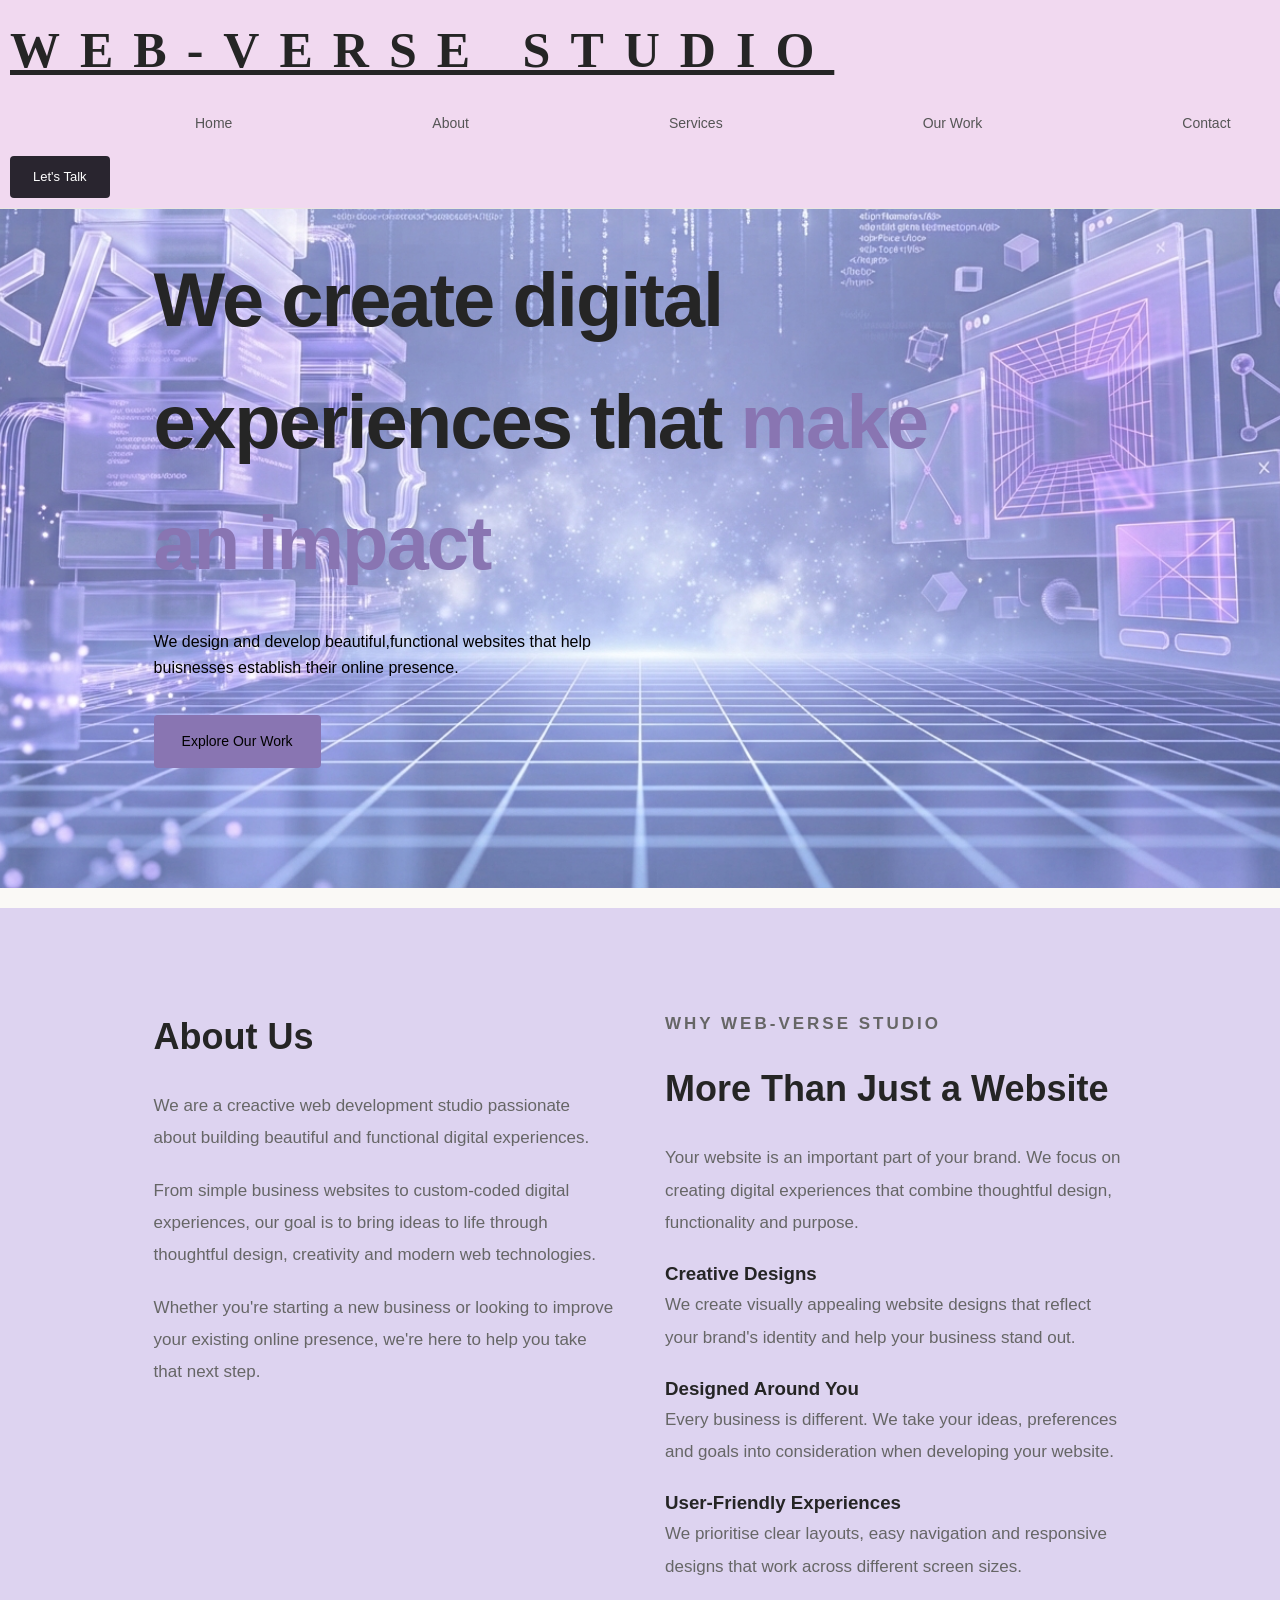
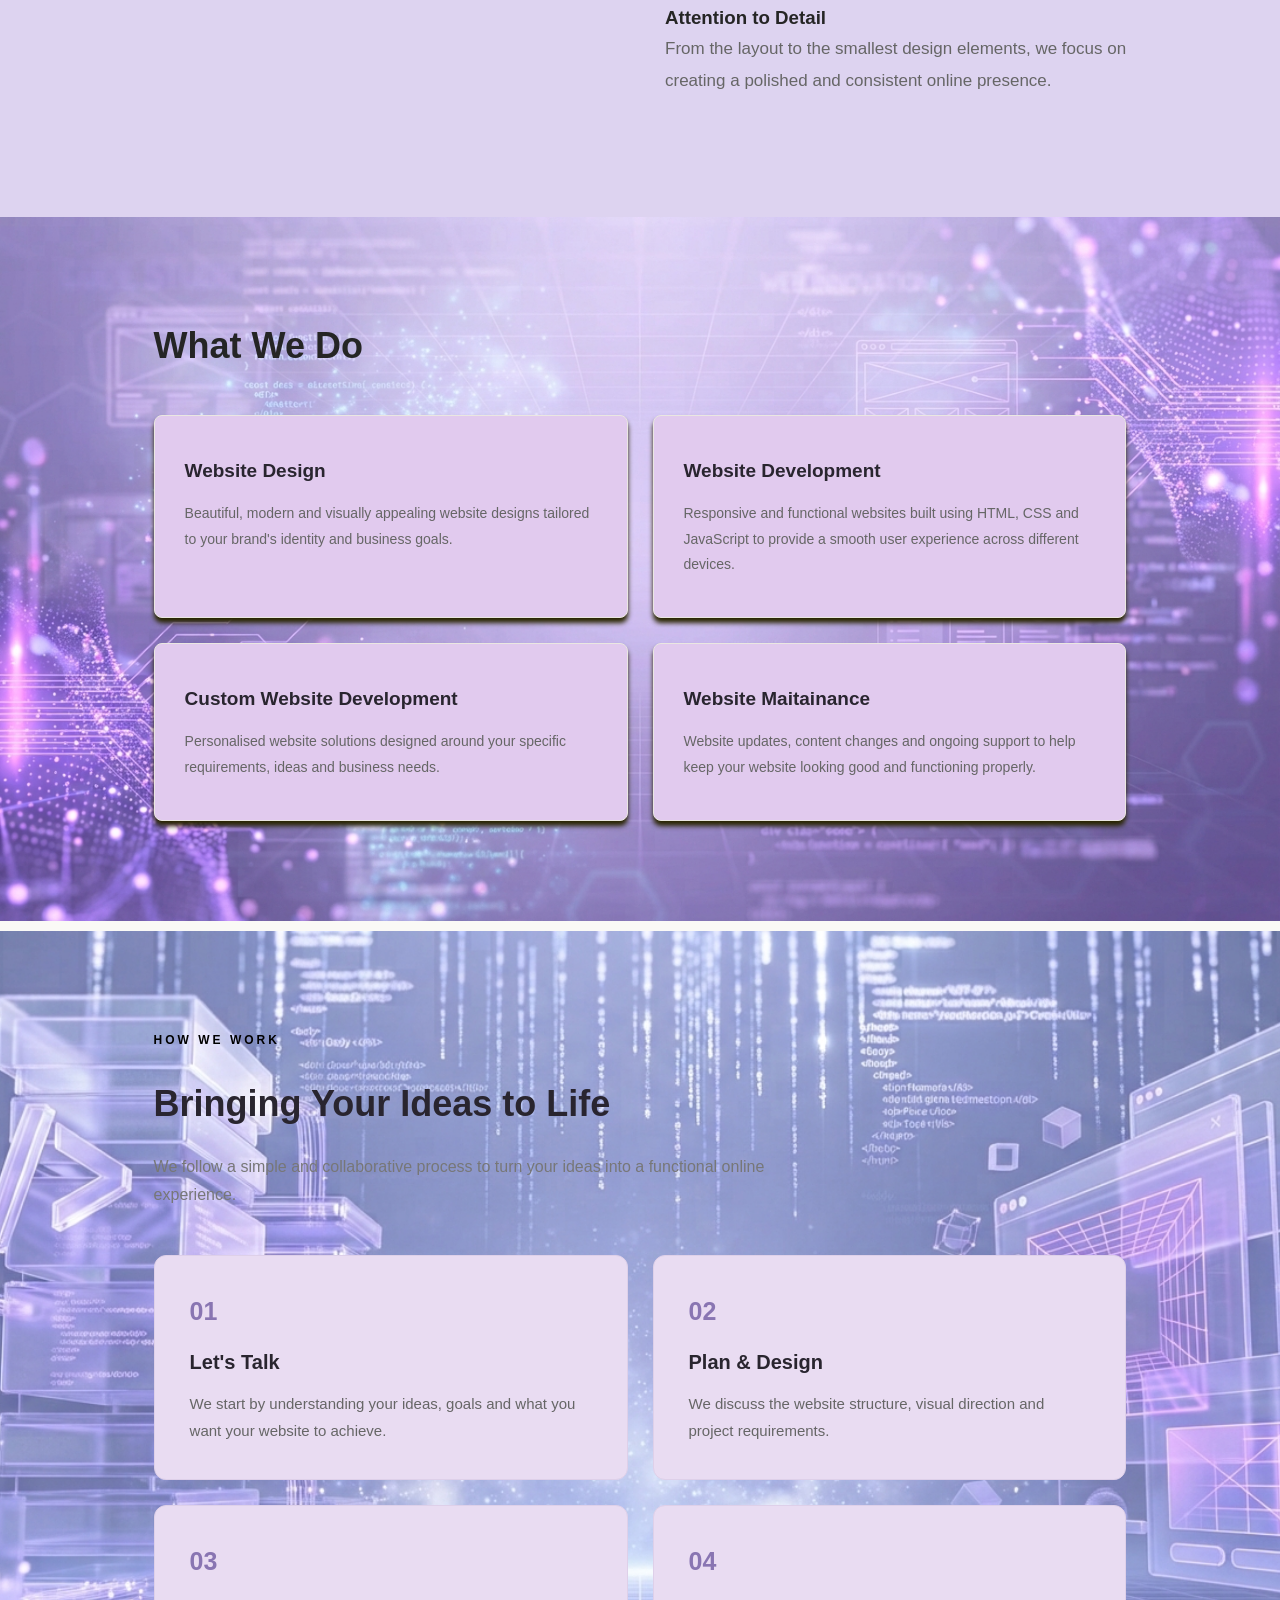
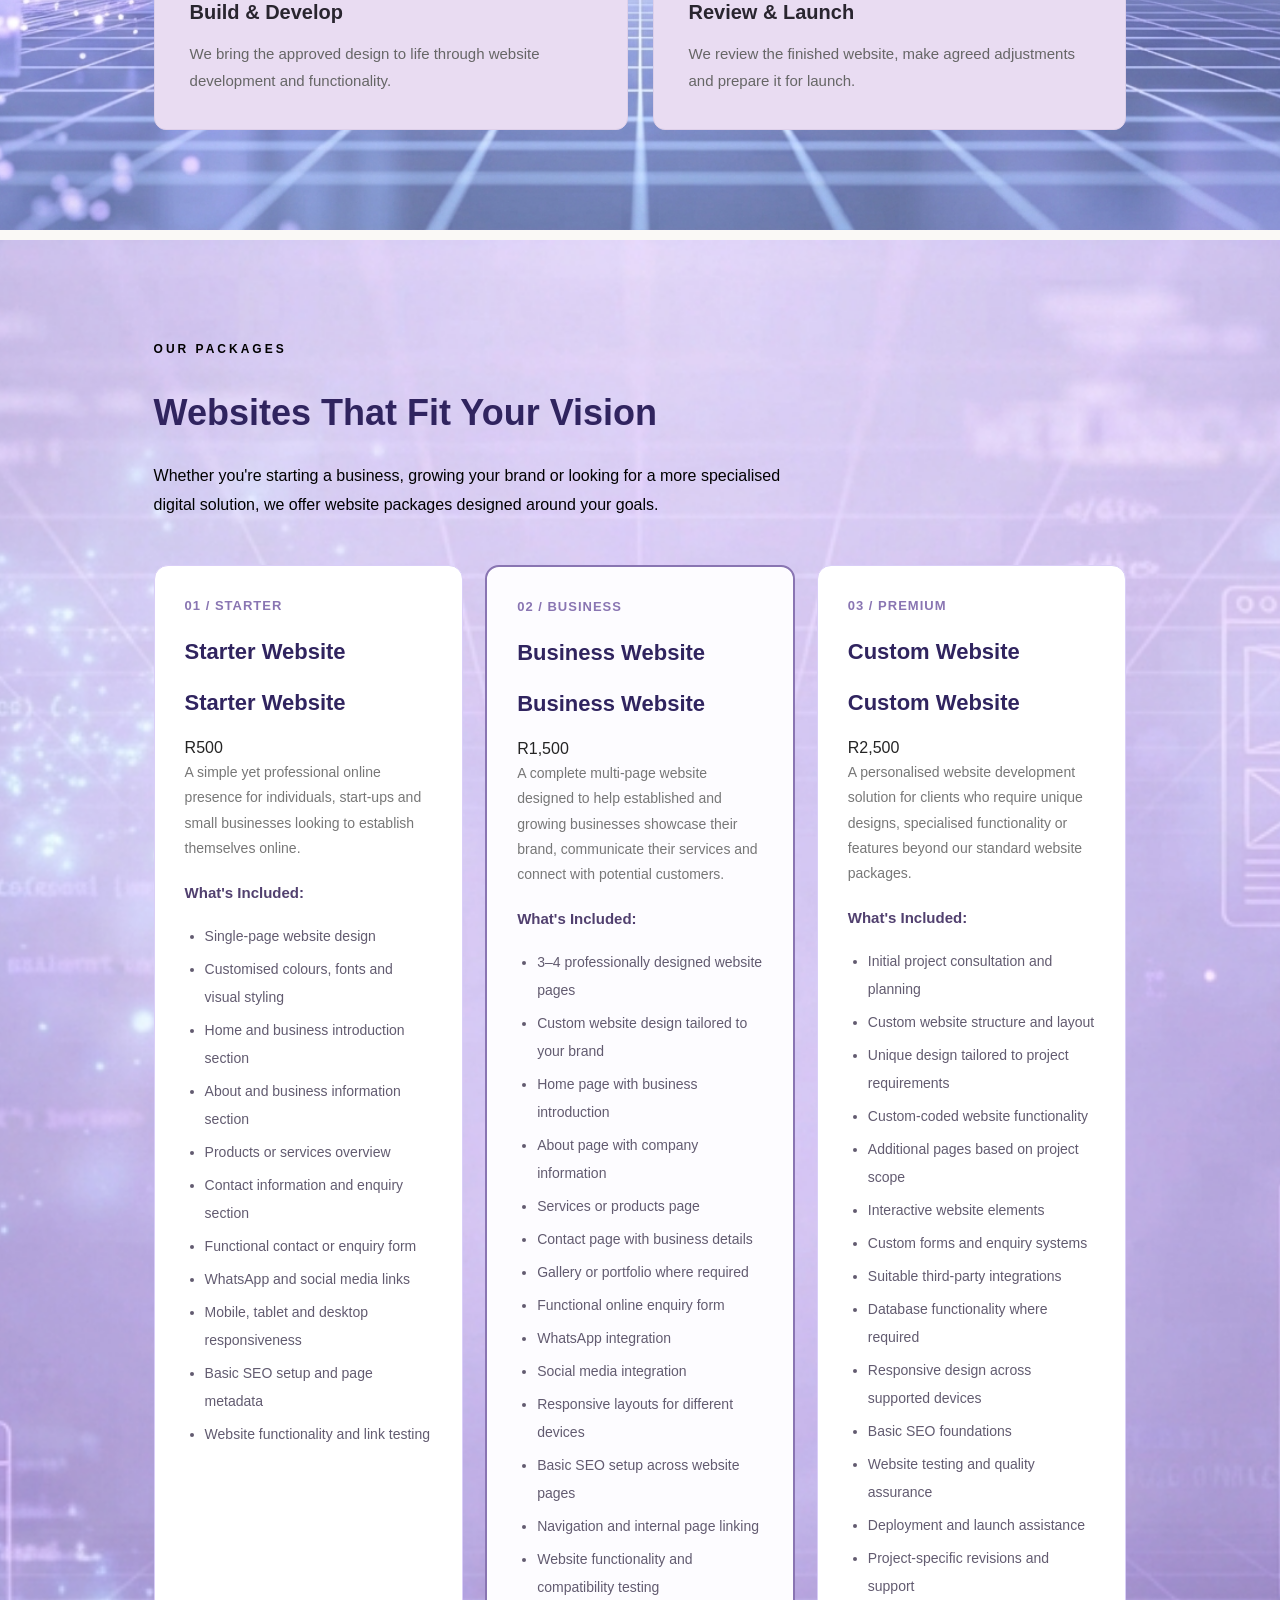
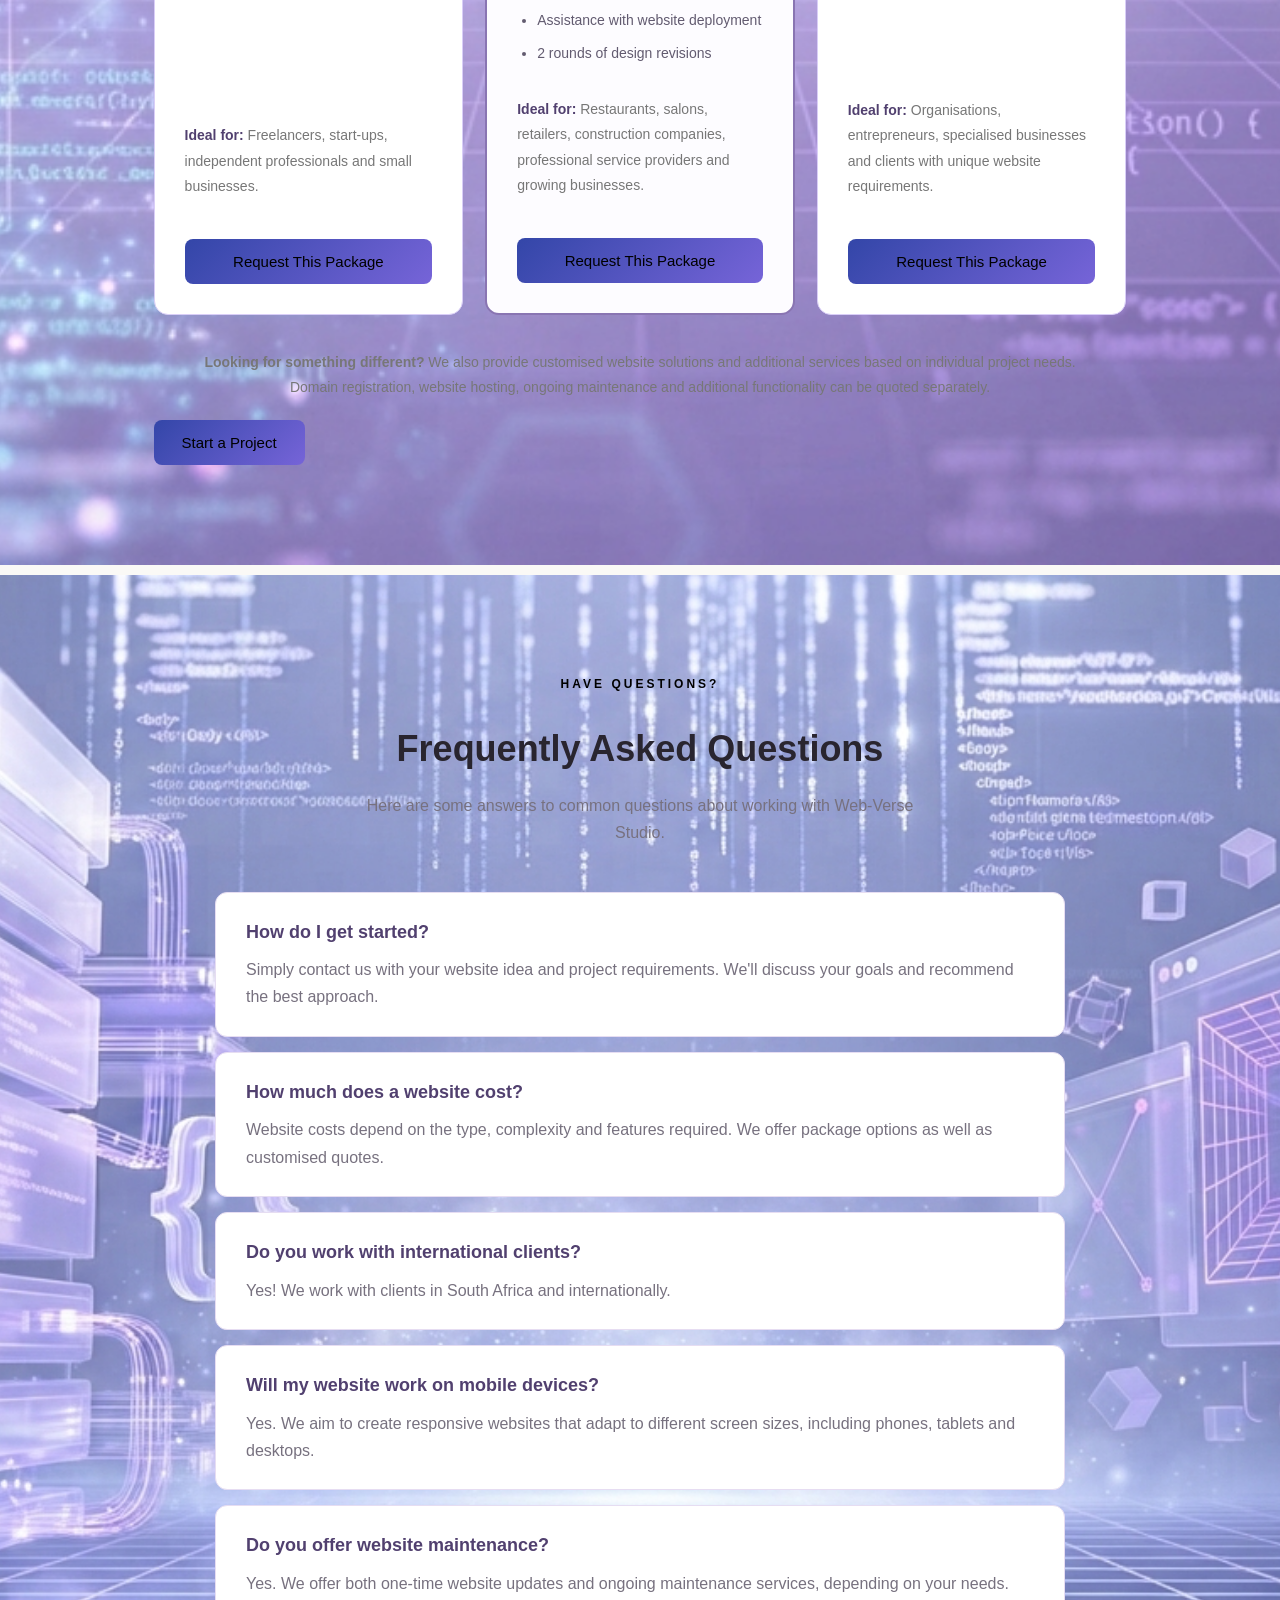
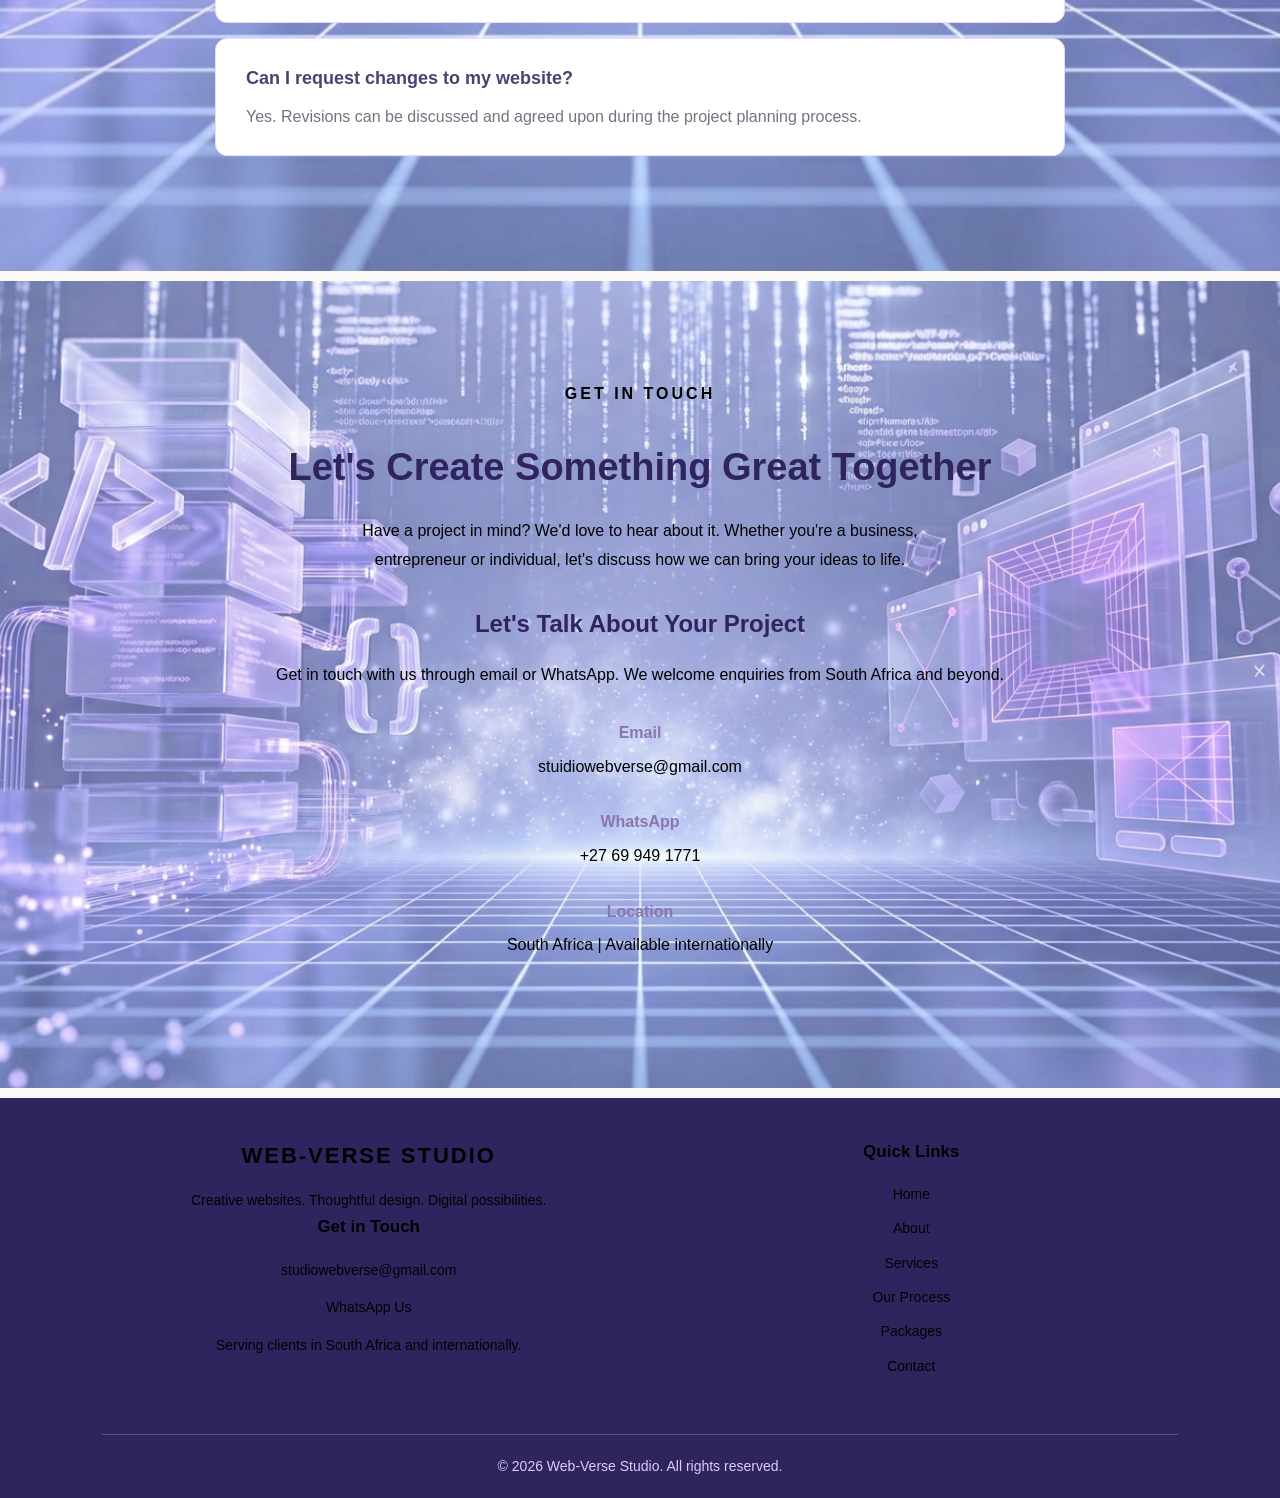
<file: index.html>
<!DOCTYPE html>
<html lang="en">
  <head>
    <meta charset="UTF-8">

    <meta name="viewport" content="width=device-width, initial-scale=1.0">

    <meta name="description" content="Web-Verse Studio creates creative, responsive and user-friendly websites for businesses and individuals in South Africa and beyond.">

    <!-- Social Media Preview -->
    <meta property="og:title" content="Web-Verse Studio | Web Design & Development">

    <meta property="og:description" content="Creative websites. Thoughtful design. Digital possibilities. We create websites for businesses and individuals.">

    <meta property="og:type" content="website">

    <meta property="og:image" content="https://placehold.co/1200x630/30245F/D9CEF7?text=WEB-VERSE+STUDIO">

    <meta property="og:url" content="https://yourwebsite.com">

    <meta name="keywords" content="web design, web development, website design South Africa, custom websites, business websites">

    <meta name="author" content="Web-Verse Studio">

    <meta name="robots" content="index, follow">

    <title>Web-Verse Studio | Creative Web Design & Development</title>

    <link rel="icon" type="image/svg+xml" href="favicon.svg">

    <link rel="stylesheet" href="style.css">
</head>
  <body>
    <!-----------Navigation----------->
    <center>
    
<header>
  <nav class="navbar">

    <a href="#home" class="logo">WEB-VERSE STUDIO</a>

    <button class="menu-toggle"
      aria-label="Open navigation menu"
      aria-expanded="false">
      <span></span>
      <span></span>
      <span></span>
    </button>

    <ul class="nav_links">
      <li><a href="#home">Home</a></li>
      <li><a href="#about">About</a></li>
      <li><a href="#services">Services</a></li>
      <li><a href="#work">Our Work</a></li>
      <li><a href="#contact">Contact</a></li>
    </ul>

    <a href="#contact" class="nav-button">Let's Talk</a>

  </nav>
</header>

    </center>
    <!----------------Main Conetent----------------->
    <main>
      <!---------------------Hero Section----------------------->
      <section id="home" class="hero">
        
        <div class="background">

          <div>
          <p class="eyebrow">WEB DESIGN & DEVELOPMENT</p>

          <h1>We create digital experiences that <span>make an impact</span></h1>

          <p class="hero-description"> We design and develop beautiful,functional
            websites that help buisnesses establish their online presence.
          </p>

          <a href="#work" class="primary-button">Explore Our Work</a>
        </div>
      
        </div>

      </section>

      <!----------------------About Us--------------------------->
      <section id="about" class="about">
        <div class="about-wvs">
          <div>
        <h2>About Us</h2>
        <p>
          We are a creactive web development studio
           passionate about building beautiful 
           and functional digital experiences.
        </p>
          
        <p>
          From simple business websites to custom-coded digital experiences,
          our goal is to bring ideas to life through thoughtful design,
          creativity and modern web technologies.
        </p>

        <p>
          Whether you're starting a new business or looking to improve
          your existing online presence, we're here to help you take
          that next step.
        </p>
          </div>

          <div class="why choose us">
            <!---------------- Why Choose Us ---------------->
            <p class="eyebrow">WHY WEB-VERSE STUDIO</p>

            <h2>More Than Just a Website</h2>

            <p class="why-intro">
              Your website is an important part of your brand.
              We focus on creating digital experiences that
              combine thoughtful design, functionality and
              purpose.
            </p>

            <div class="why-list">

              <article class="why-card">
                <h3>Creative Designs</h3>
                <p>
                  We create visually appealing website designs
                  that reflect your brand's identity and help
                  your business stand out.
                </p>
              </article>

              <article class="why-card">
                <h3>Designed Around You</h3>
                <p>
                  Every business is different. We take your
                  ideas, preferences and goals into consideration
                  when developing your website.
                </p>
              </article>

              <article class="why-card">
                <h3>User-Friendly Experiences</h3>
                <p>
                  We prioritise clear layouts, easy navigation
                  and responsive designs that work across
                  different screen sizes.
                </p>
              </article>

              <article class="why-card">
                <h3>Attention to Detail</h3>
                <p>
                  From the layout to the smallest design
                  elements, we focus on creating a polished
                  and consistent online presence.
                </p>
              </article>

            </div>

          </div>
        </div>
      </section>




      <!----------------------Services Section----------------------->
      <section id="services" class="services">

        <h2>What We Do</h2>
        <div class="services-list">
          <article class="services-card">
            <h3>Website Design</h3>
            <p>
              Beautiful, modern and visually appealing website designs
              tailored to your brand's identity and business goals.
            </p>
          </article>

          <article class="services-card">
            <h3>
              Website Development
            </h3>
            <p>
              Responsive and functional websites built using HTML,
              CSS and JavaScript to provide a smooth user experience
              across different devices.
            </p>
          </article>

          <article class="services-card">
            <h3>Custom Website Development</h3>
            <p>
              Personalised website solutions designed around your
              specific requirements, ideas and business needs.
            </p>

          </article>

          <article class="services-card">
            <h3>Website Maitainance</h3>
            <p>
              Website updates, content changes and ongoing support
              to help keep your website looking good and functioning
              properly.
            </p>

          </article>

        </div>

      </section>

<!---------------- Our Process ---------------->

<section id="process" class="process">

  <p class="eyebrow">HOW WE WORK</p>

  <h2>Bringing Your Ideas to Life</h2>

  <p class="process-intro">
    We follow a simple and collaborative process
    to turn your ideas into a functional online
    experience.
  </p>

  <div class="process-list">

    <article class="process-card">
      <span>01</span>
      <h3>Let's Talk</h3>
      <p>
        We start by understanding your ideas,
        goals and what you want your website
        to achieve.
      </p>
    </article>

    <article class="process-card">
      <span>02</span>
      <h3>Plan & Design</h3>
      <p>
        We discuss the website structure,
        visual direction and project
        requirements.
      </p>
    </article>

    <article class="process-card">
      <span>03</span>
      <h3>Build & Develop</h3>
      <p>
        We bring the approved design to life
        through website development and
        functionality.
      </p>
    </article>

    <article class="process-card">
      <span>04</span>
      <h3>Review & Launch</h3>
      <p>
        We review the finished website,
        make agreed adjustments and prepare
        it for launch.
      </p>
    </article>

  </div>

</section>



<section id="pricing" class="pricing">

  <p class="eyebrow">OUR PACKAGES</p>

  <h2>Websites That Fit Your Vision</h2>

  <p class="pricing-intro">
    Whether you're starting a business, growing your brand
    or looking for a more specialised digital solution,
    we offer website packages designed around your goals.
  </p>

  <div class="pricing-list">

    <!-- STARTER WEBSITE -->

    <article class="pricing-card">

      <span class="package-label">01 / STARTER</span>

      <h3>Starter Website</h3>
      <h3>Starter Website</h3>
<p class="package-price">R500</p>

      <p class="package-description">
        A simple yet professional online presence for
        individuals, start-ups and small businesses looking
        to establish themselves online.
      </p>

      <h4>What's Included:</h4>

      <ul>
        <li>Single-page website design</li>
        <li>Customised colours, fonts and visual styling</li>
        <li>Home and business introduction section</li>
        <li>About and business information section</li>
        <li>Products or services overview</li>
        <li>Contact information and enquiry section</li>
        <li>Functional contact or enquiry form</li>
        <li>WhatsApp and social media links</li>
        <li>Mobile, tablet and desktop responsiveness</li>
        <li>Basic SEO setup and page metadata</li>
        <li>Website functionality and link testing</li>
      </ul>

      <p class="package-description">
        <strong>Ideal for:</strong> Freelancers, start-ups,
        independent professionals and small businesses.
      </p>

      <button type="button" class="package-button open-form-btn"
        data-package="Starter Website">
  Request This Package
</button>

    </article>


    <!-- BUSINESS WEBSITE -->

    <article class="pricing-card featured-package">

      <span class="package-label">02 / BUSINESS</span>

      <h3>Business Website</h3>
      <h3>Business Website</h3>
<p class="package-price">R1,500</p>

      <p class="package-description">
        A complete multi-page website designed to help
        established and growing businesses showcase their
        brand, communicate their services and connect
        with potential customers.
      </p>

      <h4>What's Included:</h4>

      <ul>
        <li>3–4 professionally designed website pages</li>
        <li>Custom website design tailored to your brand</li>
        <li>Home page with business introduction</li>
        <li>About page with company information</li>
        <li>Services or products page</li>
        <li>Contact page with business details</li>
        <li>Gallery or portfolio where required</li>
        <li>Functional online enquiry form</li>
        <li>WhatsApp integration</li>
        <li>Social media integration</li>
        <li>Responsive layouts for different devices</li>
        <li>Basic SEO setup across website pages</li>
        <li>Navigation and internal page linking</li>
        <li>Website functionality and compatibility testing</li>
        <li>Assistance with website deployment</li>
        <li>2 rounds of design revisions</li>
      </ul>

      <p class="package-description">
        <strong>Ideal for:</strong> Restaurants, salons,
        retailers, construction companies, professional
        service providers and growing businesses.
      </p>

      <button type="button" class="package-button open-form-btn"
        data-package="Business Website">
  Request This Package
</button>

    </article>


    <!-- CUSTOM WEBSITE -->

    <article class="pricing-card">

      <span class="package-label">03 / PREMIUM</span>

      <h3>Custom Website</h3>
      <h3>Custom Website</h3>
<p class="package-price">R2,500</p>
      

      <p class="package-description">
        A personalised website development solution for
        clients who require unique designs, specialised
        functionality or features beyond our standard
        website packages.
      </p>

      <h4>What's Included:</h4>

      <ul>
        <li>Initial project consultation and planning</li>
        <li>Custom website structure and layout</li>
        <li>Unique design tailored to project requirements</li>
        <li>Custom-coded website functionality</li>
        <li>Additional pages based on project scope</li>
        <li>Interactive website elements</li>
        <li>Custom forms and enquiry systems</li>
        <li>Suitable third-party integrations</li>
        <li>Database functionality where required</li>
        <li>Responsive design across supported devices</li>
        <li>Basic SEO foundations</li>
        <li>Website testing and quality assurance</li>
        <li>Deployment and launch assistance</li>
        <li>Project-specific revisions and support</li>
      </ul>

      <p class="package-description">
        <strong>Ideal for:</strong> Organisations, entrepreneurs,
        specialised businesses and clients with unique
        website requirements.
      </p>

      <button type="button" class="package-button open-form-btn"
        data-package="Custom Website">
  Request This Package
</button>

    </article>

  </div>


  <!-- ADDITIONAL INFORMATION -->

  <div class="pricing-note">

    <p>
      <strong>Looking for something different?</strong>
      We also provide customised website solutions and
      additional services based on individual project needs.
    </p>

    <p>
      Domain registration, website hosting, ongoing maintenance
      and additional functionality can be quoted separately.
    </p>

  </div>


  <button type="button" class="open-form-btn" id="openForm">
    Start a Project
  </button>

</section>


<!--
      
      <section id="work" class="work">
        <h2>Selected Project</h2>
        
        <p>
          A look at some of our creative work.
        </p>

        <div class="project-list">
          
          <article class="project-card">
            <img src="" alt="Beauty salon website concept">

            <div class="project-info">
              <p class="project-category">WEBSITE DESIGN</p>
              <H3>Lelo Beauty Studio</H3>
              <p>A modern website concept for a beauty and wellness bussiness</p>
              <a href="#">View Project</a>

            </div>

          </article>

          <article class="project-card">
            <img src="" alt="Resturant website concept">

            <div class="project-info">
              <p class="project-category">WEB DEVELOPMENT</p>
              <h3>The Olive Table</h3>
              <p>An elegant resturant website with a menu and contact inforamation.</p>
              <a href="#">View Project</a>

            </div>

          </article>

          <article class="project-card">
            <img src="" alt="Construction Website Concept">

            <div class="project-info">
              <p class="project-category">WEB DEVELOPMENT</p>
              <H3>BuildRight Construction</H3>
              <p>A Professional website concept showcasing construction servives</p>
              <a href="#">View Project</a>
            </div>

          </article>
    
        </div>

      </section>
-->



<section id="faq" class="faq">
  <p class="eyebrow">HAVE QUESTIONS?</p>
  <h2>Frequently Asked Questions</h2>
  <p class="faq-intro">
    Here are some answers to common questions about working with Web-Verse Studio.
  </p>

  <div class="faq-list">

    <div class="faq-item">
      <h3>How do I get started?</h3>
      <p>Simply contact us with your website idea and project requirements. We'll discuss your goals and recommend the best approach.</p>
    </div>

    <div class="faq-item">
      <h3>How much does a website cost?</h3>
      <p>Website costs depend on the type, complexity and features required. We offer package options as well as customised quotes.</p>
    </div>

    <div class="faq-item">
      <h3>Do you work with international clients?</h3>
      <p>Yes! We work with clients in South Africa and internationally.</p>
    </div>

    <div class="faq-item">
      <h3>Will my website work on mobile devices?</h3>
      <p>Yes. We aim to create responsive websites that adapt to different screen sizes, including phones, tablets and desktops.</p>
    </div>

    <div class="faq-item">
      <h3>Do you offer website maintenance?</h3>
      <p>Yes. We offer both one-time website updates and ongoing maintenance services, depending on your needs.</p>
    </div>

    <div class="faq-item">
      <h3>Can I request changes to my website?</h3>
      <p>Yes. Revisions can be discussed and agreed upon during the project planning process.</p>
    </div>

  </div>
</section>


      <!----------------------Contact Section--------------------------->
    
<section id="contact" class="contact">
  <p class="eyebrow">GET IN TOUCH</p>

  <h2>Let's Create Something Great Together</h2>

  <center>
  <p class="contact-intro">
    Have a project in mind? We'd love to hear about it.
    Whether you're a business, entrepreneur or individual,
    let's discuss how we can bring your ideas to life.
  </p>

  <div class="contact-container">

    <div class="contact-info">
      <h3>Let's Talk About Your Project</h3>

      <p>
        Get in touch with us through email or WhatsApp.
        We welcome enquiries from South Africa and beyond.
      </p>

      <div class="contact-detail">
        <h4>Email</h4>
        <p>stuidiowebverse@gmail.com</p>
      </div>

      <div class="contact-detail">
        <h4>WhatsApp</h4>
        <p>+27 69 949 1771</p>
      </div>

      <div class="contact-detail">
        <h4>Location</h4>
        <p>South Africa | Available internationally</p>
      </div>
    </div>
    </center>
    

<div class="form-overlay" id="formOverlay">
  <div class="form-popup">

    <button type="button" class="close-form" id="closeForm">
      &times;
    </button>

    <h3>Tell Us About Your Project</h3>

      
    

<form class="contact-form" action="https://formspree.io/f/xwloqdkw" method="POST">

  <label for="name">Full Name</label>
  <input type="text" id="name" name="name"
    placeholder="Enter your full name" required>

  <label for="email">Email Address</label>
  <input type="email" id="email" name="email"
    placeholder="Enter your email address" required>

  <label for="project">Selected Package</label>
  <select id="project" name="project" required>
    <option value="">Select a package</option>
    <option value="Starter Website">Starter Website – R500</option>
    <option value="Business Website">Business Website – R1,500</option>
    <option value="Custom Website">Custom Website – From R2,500</option>
  </select>

  <label for="message">Tell Us About Your Website</label>
  <textarea id="message" name="message" rows="4"
    placeholder="Briefly describe the website you need..."
    required></textarea>

  <button type="submit">Send Enquiry</button>

</form>


  </div>
</div>

<p class="form-success" id="formSuccess" hidden>
        Thank you for choosing Web-Verse Studio!
        Your enquiry has been received.
        We'll be in touch soon.
      </p>

  </div>
</section>

    </main>

    <!-----------------------Footer----------------------------->
    
<footer class="footer">

  <div class="footer-content">
    <div class="first-block">
    <div class="footer-brand">
      <h3>WEB-VERSE STUDIO</h3>
      <p>Creative websites. Thoughtful design. Digital possibilities.</p>
    </div>

    <div class="footer-contact">
      <h4>Get in Touch</h4>

      <p>
  <a href="mailto:studiowebverse@gmail.com">studiowebverse@gmail.com</a>
</p>

      <p>
        <a href="https://wa.me/27699491771" target="_blank">
          WhatsApp Us
        </a>
      </p>

      <p>Serving clients in South Africa and internationally.</p>
    </div>
    </div>
    <div class="footer-links">
      <h4>Quick Links</h4>
      <a href="#home">Home</a>
      <a href="#about">About</a>
      <a href="#services">Services</a>
      <a href="#process">Our Process</a>
      <a href="#pricing">Packages</a>
      <a href="#contact">Contact</a>
    </div>

  

  </div>

  <div class="footer-bottom">
    <p>&copy; 2026 Web-Verse Studio. All rights reserved.</p>
  </div>

</footer>

    <script src="script.js"></script>
  </body>
</html>
</file>
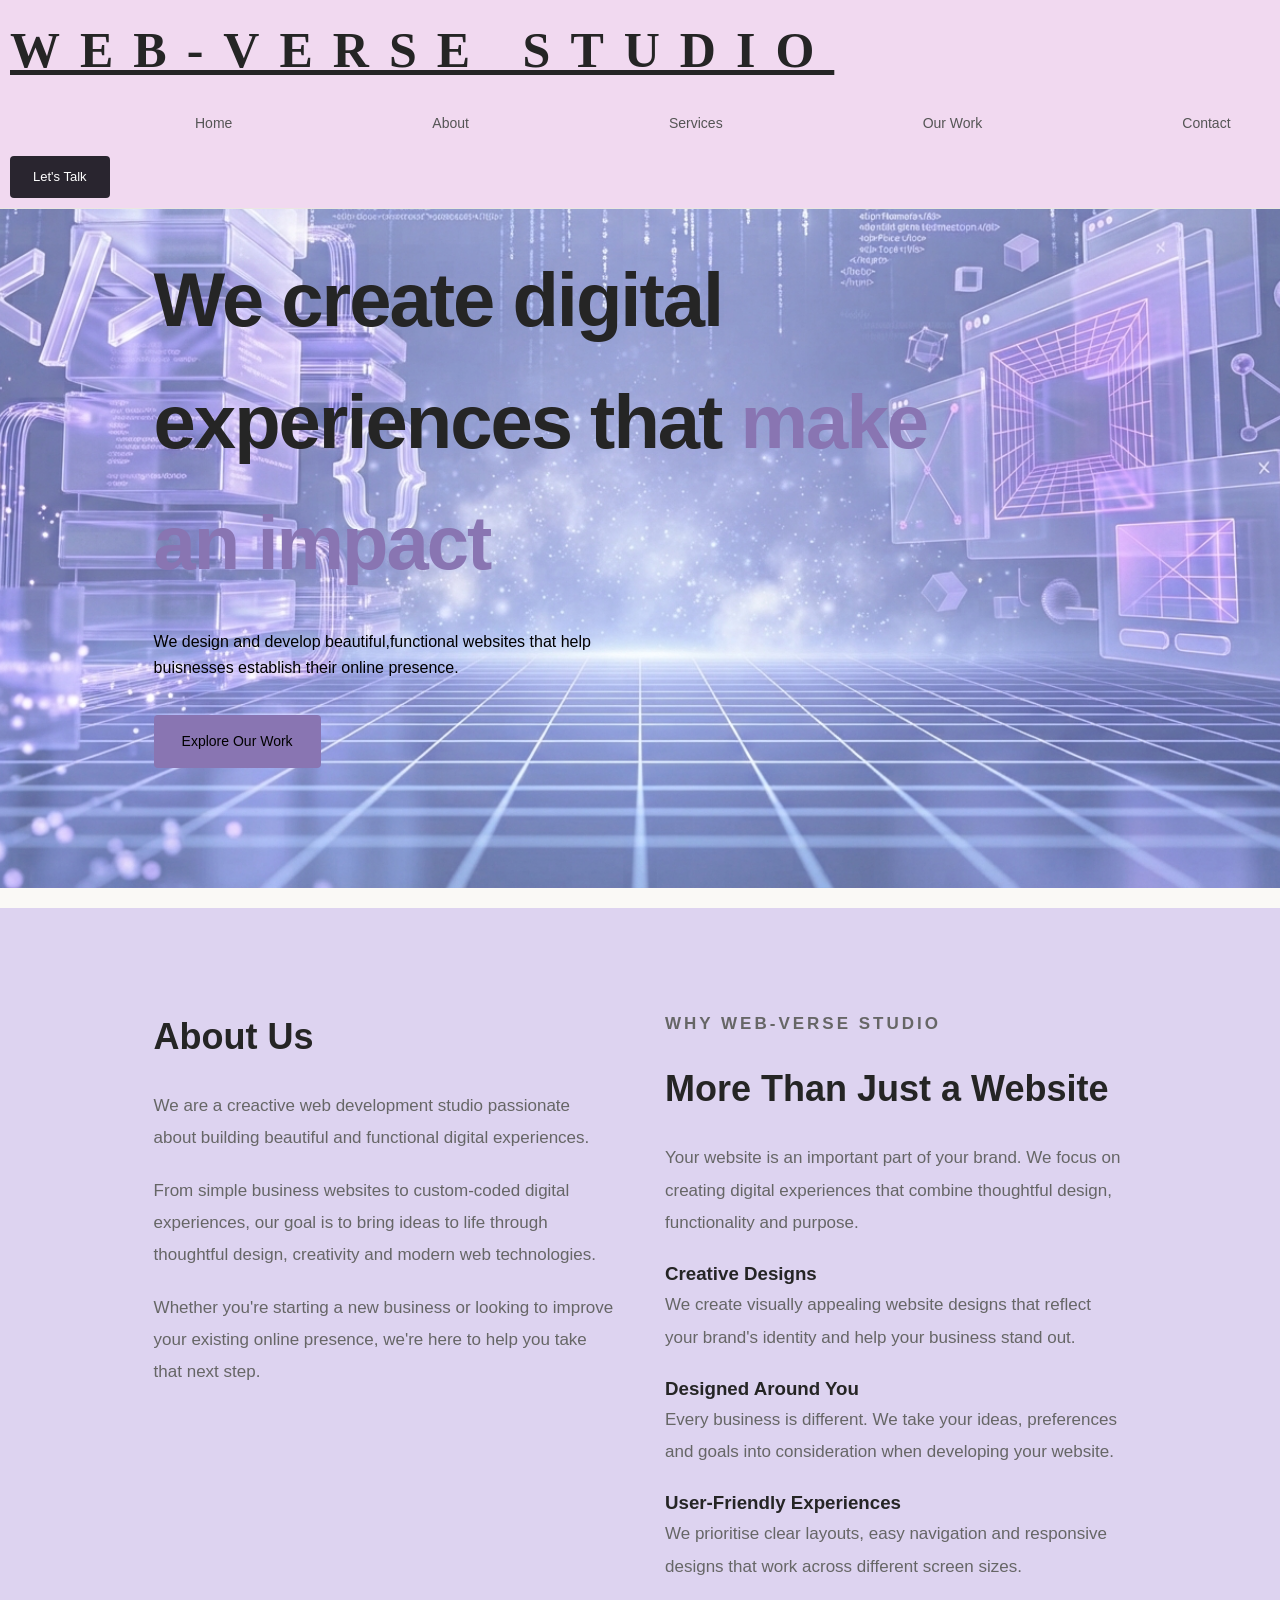
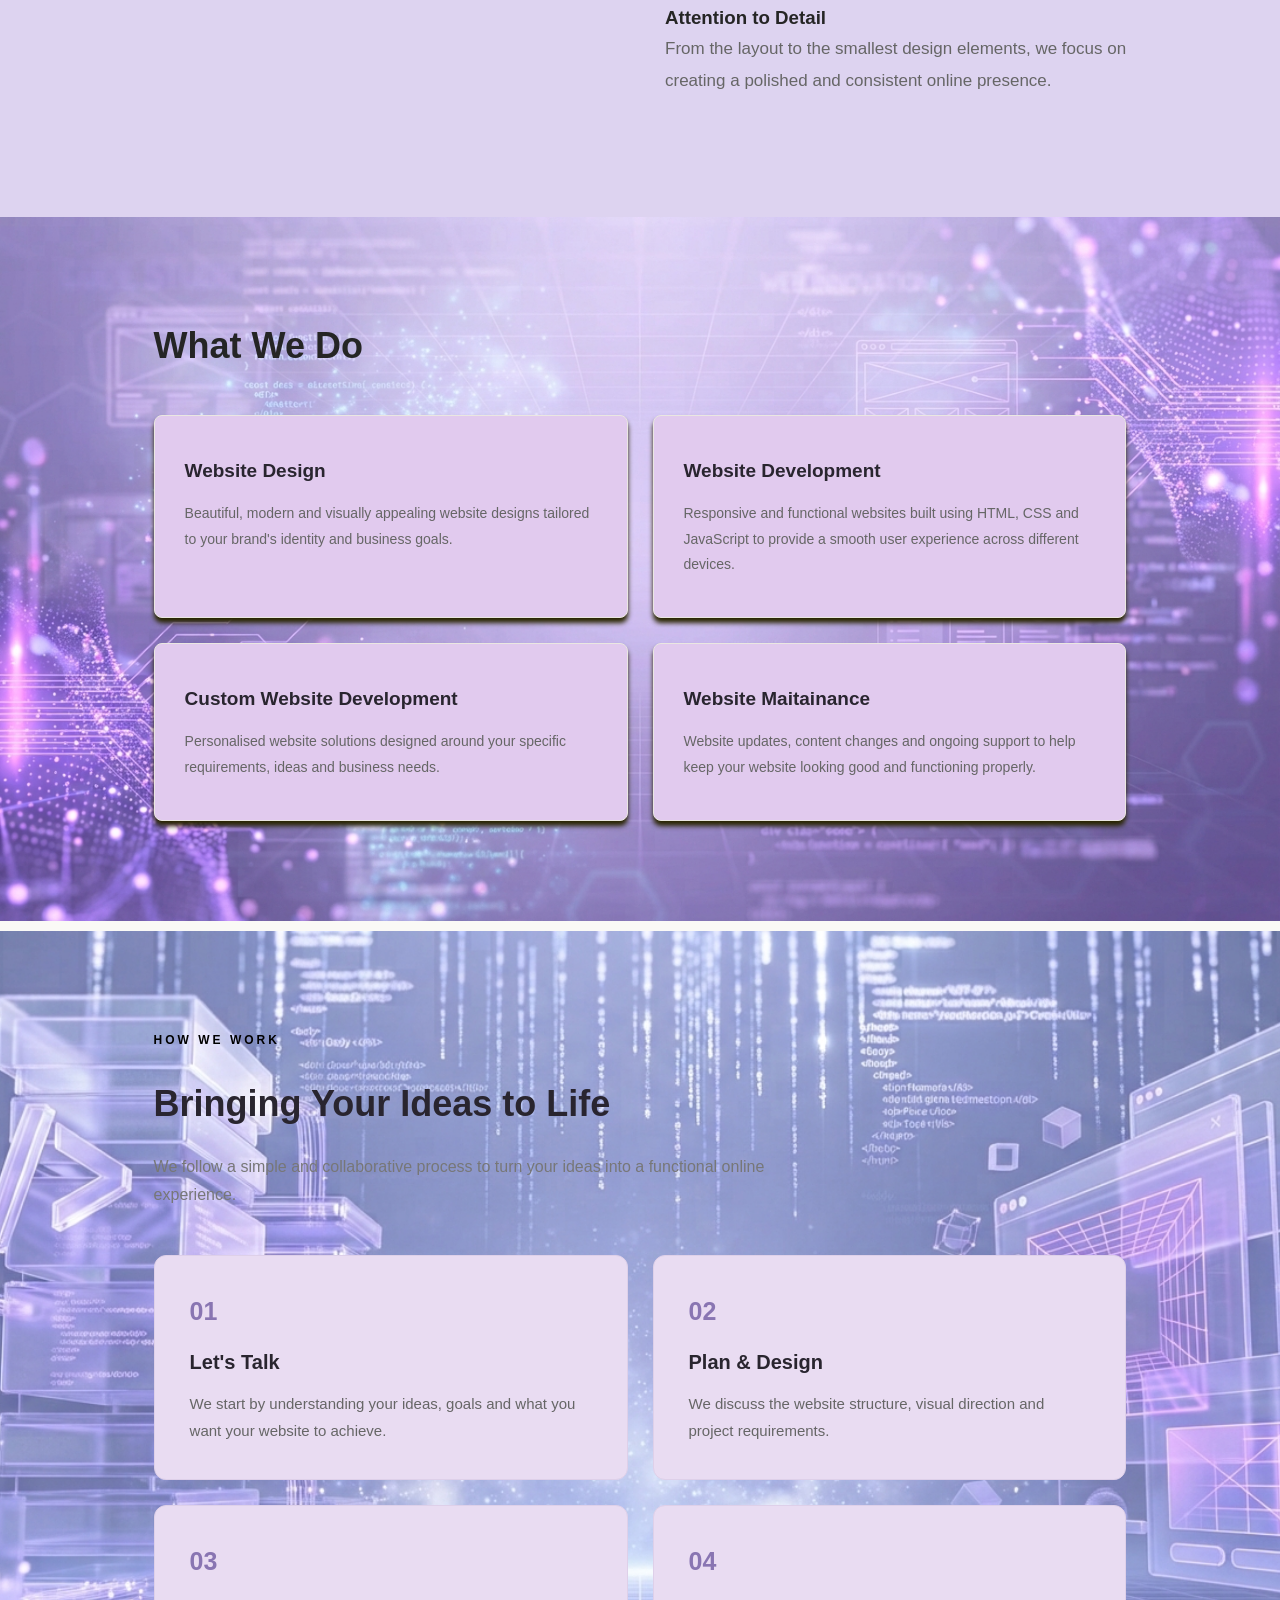
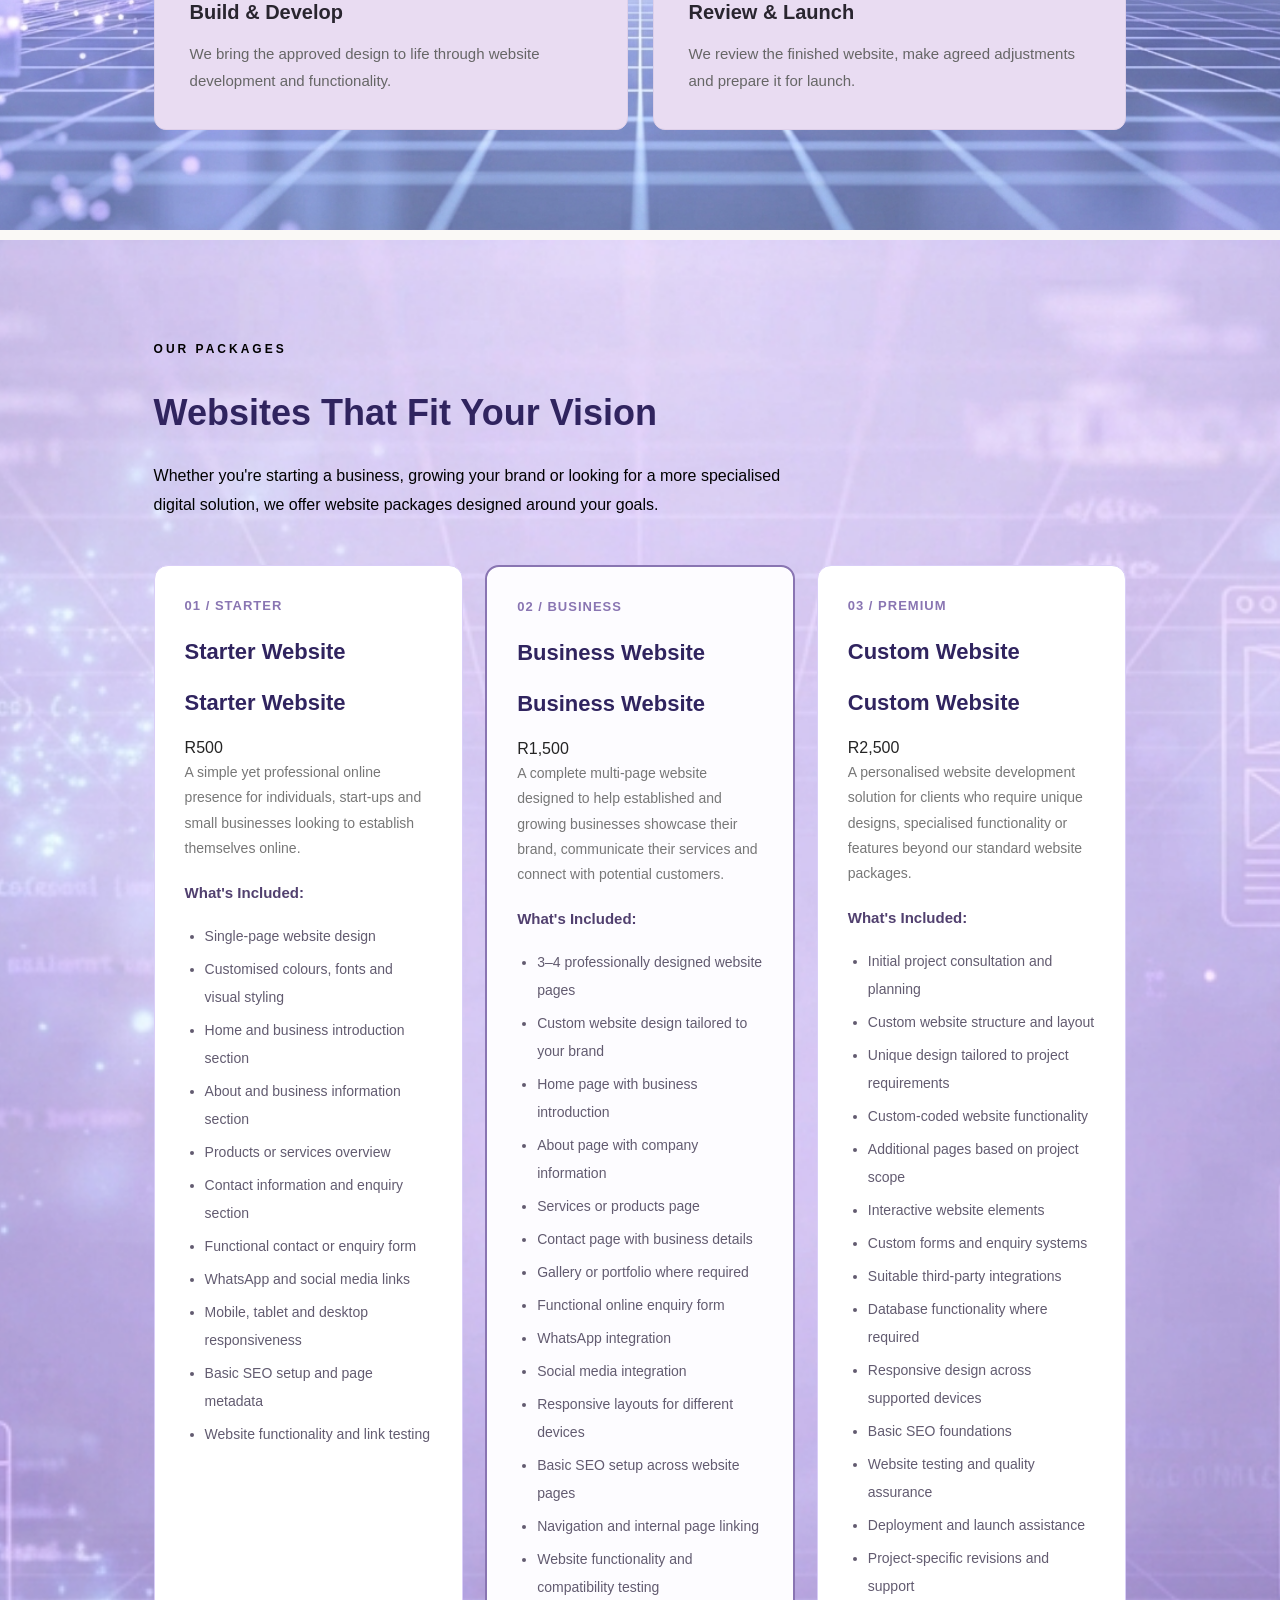
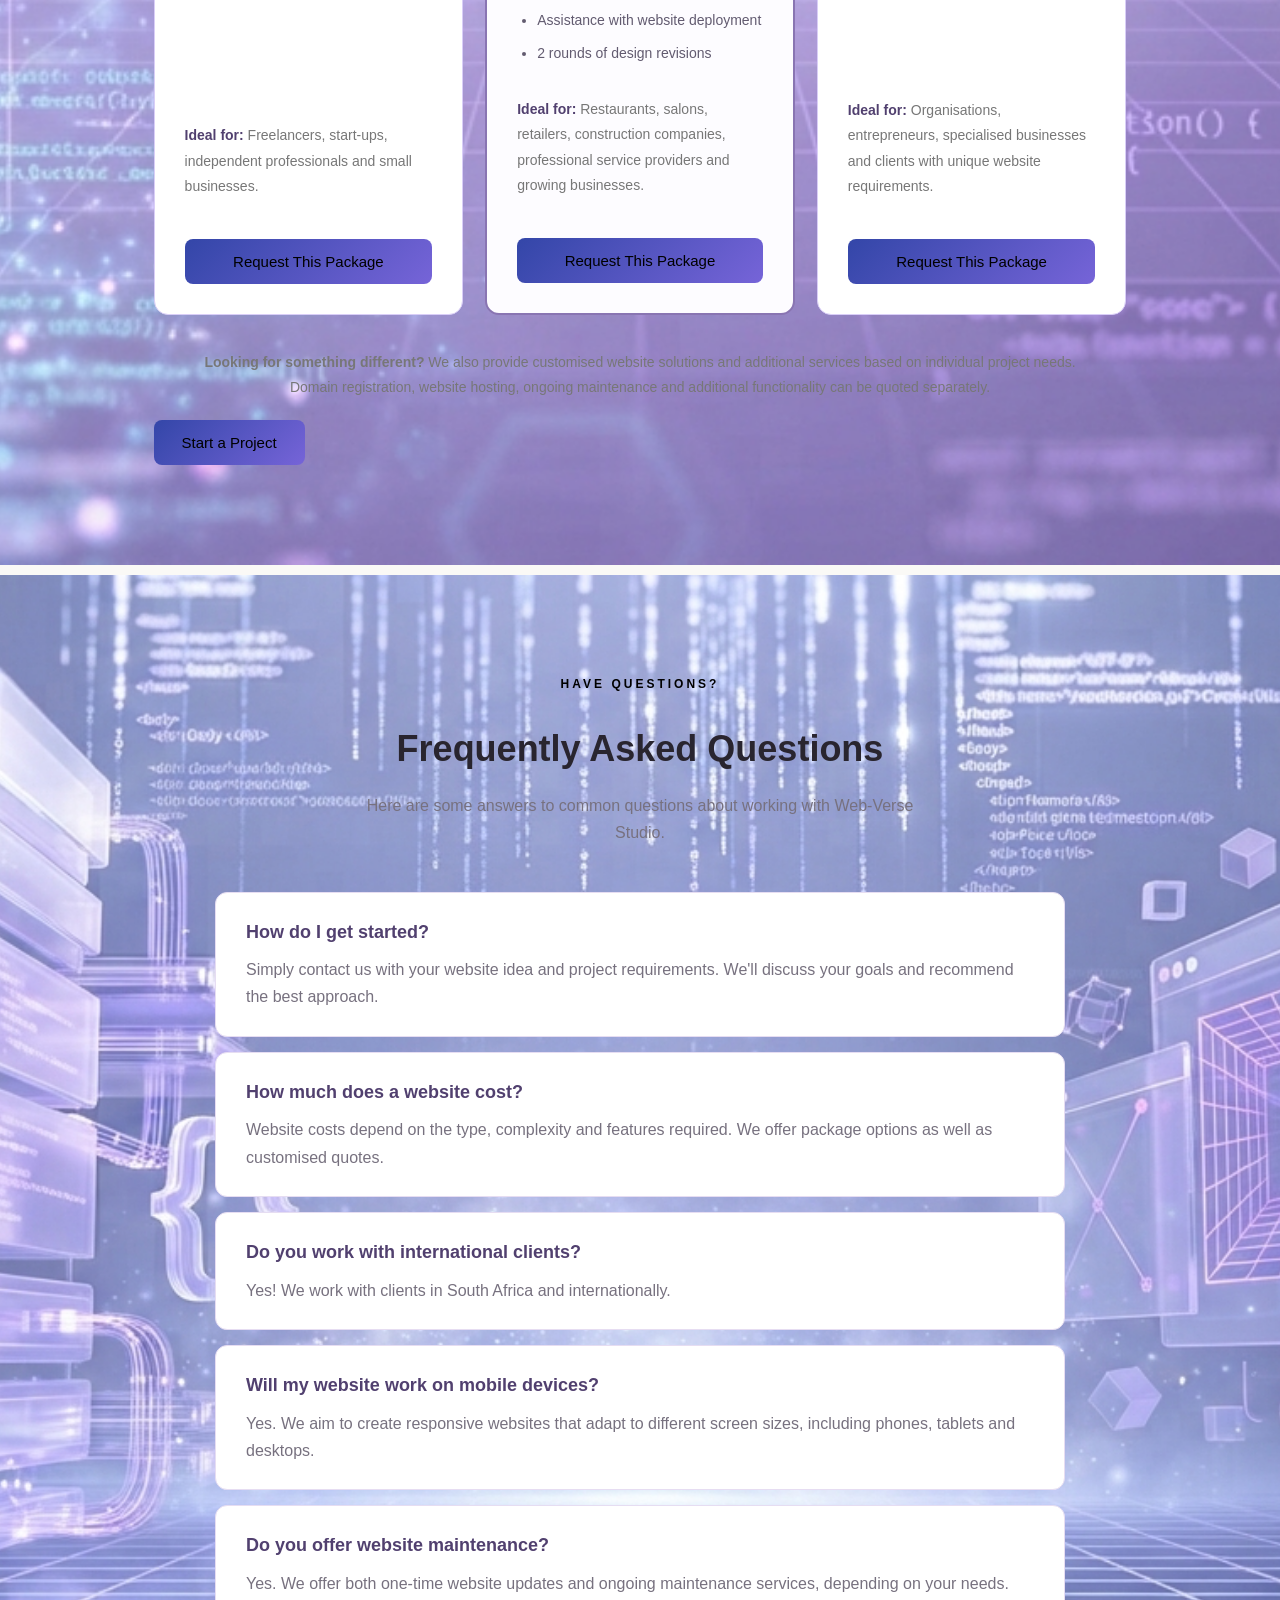
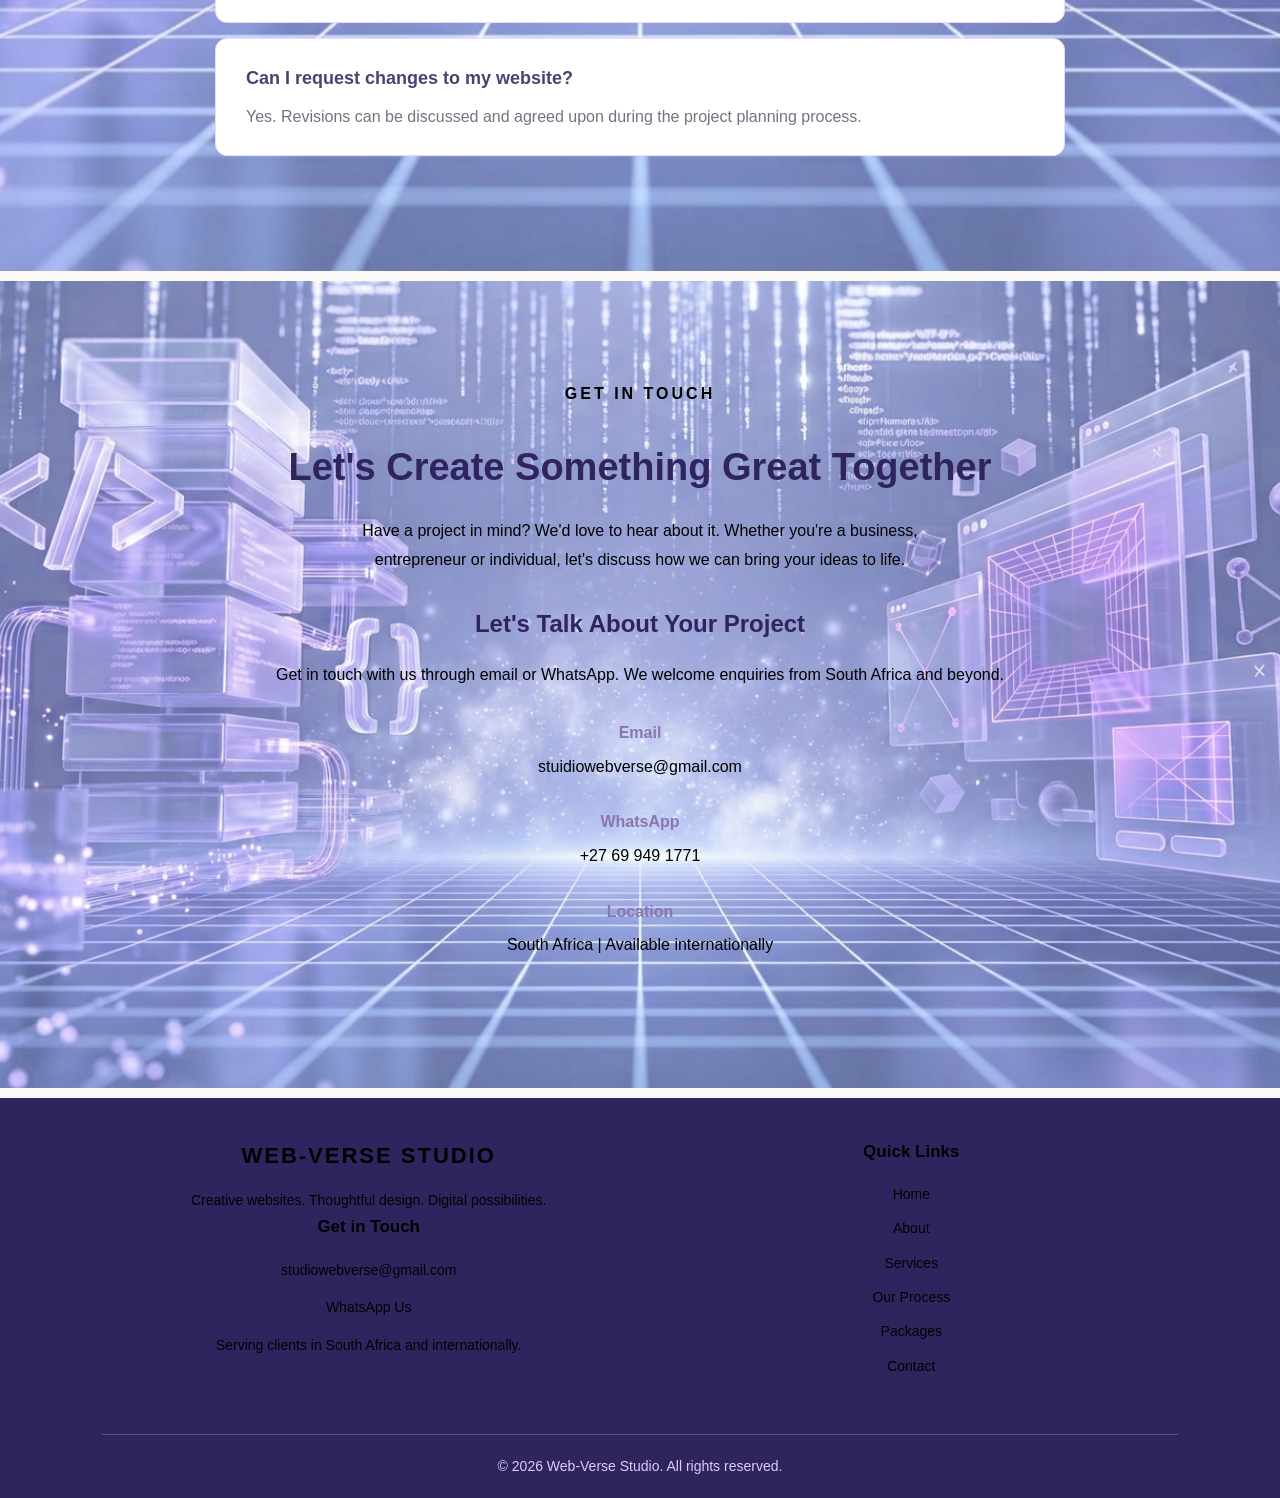
<file: html.html>
<!DOCTYPE html>
<html lang="en">
  <head>
    <meta charset="UTF-8">

    <meta name="viewport" content="width=device-width, initial-scale=1.0">

    <meta name="description" content="Web-Verse Studio creates creative, responsive and user-friendly websites for businesses and individuals in South Africa and beyond.">

    <!-- Social Media Preview -->
    <meta property="og:title" content="Web-Verse Studio | Web Design & Development">

    <meta property="og:description" content="Creative websites. Thoughtful design. Digital possibilities. We create websites for businesses and individuals.">

    <meta property="og:type" content="website">

    <meta property="og:image" content="https://placehold.co/1200x630/30245F/D9CEF7?text=WEB-VERSE+STUDIO">

    <meta property="og:url" content="https://yourwebsite.com">

    <meta name="keywords" content="web design, web development, website design South Africa, custom websites, business websites">

    <meta name="author" content="Web-Verse Studio">

    <meta name="robots" content="index, follow">

    <title>Web-Verse Studio | Creative Web Design & Development</title>

    <link rel="icon" type="image/svg+xml" href="favicon.svg">

    <link rel="stylesheet" href="style.css">
</head>
  <body>
    <!-----------Navigation----------->
    <center>
    
<header>
  <nav class="navbar">

    <a href="#home" class="logo">WEB-VERSE STUDIO</a>

    <button class="menu-toggle"
      aria-label="Open navigation menu"
      aria-expanded="false">
      <span></span>
      <span></span>
      <span></span>
    </button>

    <ul class="nav_links">
      <li><a href="#home">Home</a></li>
      <li><a href="#about">About</a></li>
      <li><a href="#services">Services</a></li>
      <li><a href="#work">Our Work</a></li>
      <li><a href="#contact">Contact</a></li>
    </ul>

    <a href="#contact" class="nav-button">Let's Talk</a>

  </nav>
</header>

    </center>
    <!----------------Main Conetent----------------->
    <main>
      <!---------------------Hero Section----------------------->
      <section id="home" class="hero">
        
        <div class="background">

          <div>
          <p class="eyebrow">WEB DESIGN & DEVELOPMENT</p>

          <h1>We create digital experiences that <span>make an impact</span></h1>

          <p class="hero-description"> We design and develop beautiful,functional
            websites that help buisnesses establish their online presence.
          </p>

          <a href="#work" class="primary-button">Explore Our Work</a>
        </div>
      
        </div>

      </section>

      <!----------------------About Us--------------------------->
      <section id="about" class="about">
        <div class="about-wvs">
          <div>
        <h2>About Us</h2>
        <p>
          We are a creactive web development studio
           passionate about building beautiful 
           and functional digital experiences.
        </p>
          
        <p>
          From simple business websites to custom-coded digital experiences,
          our goal is to bring ideas to life through thoughtful design,
          creativity and modern web technologies.
        </p>

        <p>
          Whether you're starting a new business or looking to improve
          your existing online presence, we're here to help you take
          that next step.
        </p>
          </div>

          <div class="why choose us">
            <!---------------- Why Choose Us ---------------->
            <p class="eyebrow">WHY WEB-VERSE STUDIO</p>

            <h2>More Than Just a Website</h2>

            <p class="why-intro">
              Your website is an important part of your brand.
              We focus on creating digital experiences that
              combine thoughtful design, functionality and
              purpose.
            </p>

            <div class="why-list">

              <article class="why-card">
                <h3>Creative Designs</h3>
                <p>
                  We create visually appealing website designs
                  that reflect your brand's identity and help
                  your business stand out.
                </p>
              </article>

              <article class="why-card">
                <h3>Designed Around You</h3>
                <p>
                  Every business is different. We take your
                  ideas, preferences and goals into consideration
                  when developing your website.
                </p>
              </article>

              <article class="why-card">
                <h3>User-Friendly Experiences</h3>
                <p>
                  We prioritise clear layouts, easy navigation
                  and responsive designs that work across
                  different screen sizes.
                </p>
              </article>

              <article class="why-card">
                <h3>Attention to Detail</h3>
                <p>
                  From the layout to the smallest design
                  elements, we focus on creating a polished
                  and consistent online presence.
                </p>
              </article>

            </div>

          </div>
        </div>
      </section>




      <!----------------------Services Section----------------------->
      <section id="services" class="services">

        <h2>What We Do</h2>
        <div class="services-list">
          <article class="services-card">
            <h3>Website Design</h3>
            <p>
              Beautiful, modern and visually appealing website designs
              tailored to your brand's identity and business goals.
            </p>
          </article>

          <article class="services-card">
            <h3>
              Website Development
            </h3>
            <p>
              Responsive and functional websites built using HTML,
              CSS and JavaScript to provide a smooth user experience
              across different devices.
            </p>
          </article>

          <article class="services-card">
            <h3>Custom Website Development</h3>
            <p>
              Personalised website solutions designed around your
              specific requirements, ideas and business needs.
            </p>

          </article>

          <article class="services-card">
            <h3>Website Maitainance</h3>
            <p>
              Website updates, content changes and ongoing support
              to help keep your website looking good and functioning
              properly.
            </p>

          </article>

        </div>

      </section>

<!---------------- Our Process ---------------->

<section id="process" class="process">

  <p class="eyebrow">HOW WE WORK</p>

  <h2>Bringing Your Ideas to Life</h2>

  <p class="process-intro">
    We follow a simple and collaborative process
    to turn your ideas into a functional online
    experience.
  </p>

  <div class="process-list">

    <article class="process-card">
      <span>01</span>
      <h3>Let's Talk</h3>
      <p>
        We start by understanding your ideas,
        goals and what you want your website
        to achieve.
      </p>
    </article>

    <article class="process-card">
      <span>02</span>
      <h3>Plan & Design</h3>
      <p>
        We discuss the website structure,
        visual direction and project
        requirements.
      </p>
    </article>

    <article class="process-card">
      <span>03</span>
      <h3>Build & Develop</h3>
      <p>
        We bring the approved design to life
        through website development and
        functionality.
      </p>
    </article>

    <article class="process-card">
      <span>04</span>
      <h3>Review & Launch</h3>
      <p>
        We review the finished website,
        make agreed adjustments and prepare
        it for launch.
      </p>
    </article>

  </div>

</section>



<section id="pricing" class="pricing">

  <p class="eyebrow">OUR PACKAGES</p>

  <h2>Websites That Fit Your Vision</h2>

  <p class="pricing-intro">
    Whether you're starting a business, growing your brand
    or looking for a more specialised digital solution,
    we offer website packages designed around your goals.
  </p>

  <div class="pricing-list">

    <!-- STARTER WEBSITE -->

    <article class="pricing-card">

      <span class="package-label">01 / STARTER</span>

      <h3>Starter Website</h3>
      <h3>Starter Website</h3>
<p class="package-price">R500</p>

      <p class="package-description">
        A simple yet professional online presence for
        individuals, start-ups and small businesses looking
        to establish themselves online.
      </p>

      <h4>What's Included:</h4>

      <ul>
        <li>Single-page website design</li>
        <li>Customised colours, fonts and visual styling</li>
        <li>Home and business introduction section</li>
        <li>About and business information section</li>
        <li>Products or services overview</li>
        <li>Contact information and enquiry section</li>
        <li>Functional contact or enquiry form</li>
        <li>WhatsApp and social media links</li>
        <li>Mobile, tablet and desktop responsiveness</li>
        <li>Basic SEO setup and page metadata</li>
        <li>Website functionality and link testing</li>
      </ul>

      <p class="package-description">
        <strong>Ideal for:</strong> Freelancers, start-ups,
        independent professionals and small businesses.
      </p>

      <button type="button" class="package-button open-form-btn"
        data-package="Starter Website">
  Request This Package
</button>

    </article>


    <!-- BUSINESS WEBSITE -->

    <article class="pricing-card featured-package">

      <span class="package-label">02 / BUSINESS</span>

      <h3>Business Website</h3>
      <h3>Business Website</h3>
<p class="package-price">R1,500</p>

      <p class="package-description">
        A complete multi-page website designed to help
        established and growing businesses showcase their
        brand, communicate their services and connect
        with potential customers.
      </p>

      <h4>What's Included:</h4>

      <ul>
        <li>3–4 professionally designed website pages</li>
        <li>Custom website design tailored to your brand</li>
        <li>Home page with business introduction</li>
        <li>About page with company information</li>
        <li>Services or products page</li>
        <li>Contact page with business details</li>
        <li>Gallery or portfolio where required</li>
        <li>Functional online enquiry form</li>
        <li>WhatsApp integration</li>
        <li>Social media integration</li>
        <li>Responsive layouts for different devices</li>
        <li>Basic SEO setup across website pages</li>
        <li>Navigation and internal page linking</li>
        <li>Website functionality and compatibility testing</li>
        <li>Assistance with website deployment</li>
        <li>2 rounds of design revisions</li>
      </ul>

      <p class="package-description">
        <strong>Ideal for:</strong> Restaurants, salons,
        retailers, construction companies, professional
        service providers and growing businesses.
      </p>

      <button type="button" class="package-button open-form-btn"
        data-package="Business Website">
  Request This Package
</button>

    </article>


    <!-- CUSTOM WEBSITE -->

    <article class="pricing-card">

      <span class="package-label">03 / PREMIUM</span>

      <h3>Custom Website</h3>
      <h3>Custom Website</h3>
<p class="package-price">R2,500</p>
      

      <p class="package-description">
        A personalised website development solution for
        clients who require unique designs, specialised
        functionality or features beyond our standard
        website packages.
      </p>

      <h4>What's Included:</h4>

      <ul>
        <li>Initial project consultation and planning</li>
        <li>Custom website structure and layout</li>
        <li>Unique design tailored to project requirements</li>
        <li>Custom-coded website functionality</li>
        <li>Additional pages based on project scope</li>
        <li>Interactive website elements</li>
        <li>Custom forms and enquiry systems</li>
        <li>Suitable third-party integrations</li>
        <li>Database functionality where required</li>
        <li>Responsive design across supported devices</li>
        <li>Basic SEO foundations</li>
        <li>Website testing and quality assurance</li>
        <li>Deployment and launch assistance</li>
        <li>Project-specific revisions and support</li>
      </ul>

      <p class="package-description">
        <strong>Ideal for:</strong> Organisations, entrepreneurs,
        specialised businesses and clients with unique
        website requirements.
      </p>

      <button type="button" class="package-button open-form-btn"
        data-package="Custom Website">
  Request This Package
</button>

    </article>

  </div>


  <!-- ADDITIONAL INFORMATION -->

  <div class="pricing-note">

    <p>
      <strong>Looking for something different?</strong>
      We also provide customised website solutions and
      additional services based on individual project needs.
    </p>

    <p>
      Domain registration, website hosting, ongoing maintenance
      and additional functionality can be quoted separately.
    </p>

  </div>


  <button type="button" class="open-form-btn" id="openForm">
    Start a Project
  </button>

</section>


<!--
      
      <section id="work" class="work">
        <h2>Selected Project</h2>
        
        <p>
          A look at some of our creative work.
        </p>

        <div class="project-list">
          
          <article class="project-card">
            <img src="" alt="Beauty salon website concept">

            <div class="project-info">
              <p class="project-category">WEBSITE DESIGN</p>
              <H3>Lelo Beauty Studio</H3>
              <p>A modern website concept for a beauty and wellness bussiness</p>
              <a href="#">View Project</a>

            </div>

          </article>

          <article class="project-card">
            <img src="" alt="Resturant website concept">

            <div class="project-info">
              <p class="project-category">WEB DEVELOPMENT</p>
              <h3>The Olive Table</h3>
              <p>An elegant resturant website with a menu and contact inforamation.</p>
              <a href="#">View Project</a>

            </div>

          </article>

          <article class="project-card">
            <img src="" alt="Construction Website Concept">

            <div class="project-info">
              <p class="project-category">WEB DEVELOPMENT</p>
              <H3>BuildRight Construction</H3>
              <p>A Professional website concept showcasing construction servives</p>
              <a href="#">View Project</a>
            </div>

          </article>
    
        </div>

      </section>
-->



<section id="faq" class="faq">
  <p class="eyebrow">HAVE QUESTIONS?</p>
  <h2>Frequently Asked Questions</h2>
  <p class="faq-intro">
    Here are some answers to common questions about working with Web-Verse Studio.
  </p>

  <div class="faq-list">

    <div class="faq-item">
      <h3>How do I get started?</h3>
      <p>Simply contact us with your website idea and project requirements. We'll discuss your goals and recommend the best approach.</p>
    </div>

    <div class="faq-item">
      <h3>How much does a website cost?</h3>
      <p>Website costs depend on the type, complexity and features required. We offer package options as well as customised quotes.</p>
    </div>

    <div class="faq-item">
      <h3>Do you work with international clients?</h3>
      <p>Yes! We work with clients in South Africa and internationally.</p>
    </div>

    <div class="faq-item">
      <h3>Will my website work on mobile devices?</h3>
      <p>Yes. We aim to create responsive websites that adapt to different screen sizes, including phones, tablets and desktops.</p>
    </div>

    <div class="faq-item">
      <h3>Do you offer website maintenance?</h3>
      <p>Yes. We offer both one-time website updates and ongoing maintenance services, depending on your needs.</p>
    </div>

    <div class="faq-item">
      <h3>Can I request changes to my website?</h3>
      <p>Yes. Revisions can be discussed and agreed upon during the project planning process.</p>
    </div>

  </div>
</section>


      <!----------------------Contact Section--------------------------->
    
<section id="contact" class="contact">
  <p class="eyebrow">GET IN TOUCH</p>

  <h2>Let's Create Something Great Together</h2>

  <center>
  <p class="contact-intro">
    Have a project in mind? We'd love to hear about it.
    Whether you're a business, entrepreneur or individual,
    let's discuss how we can bring your ideas to life.
  </p>

  <div class="contact-container">

    <div class="contact-info">
      <h3>Let's Talk About Your Project</h3>

      <p>
        Get in touch with us through email or WhatsApp.
        We welcome enquiries from South Africa and beyond.
      </p>

      <div class="contact-detail">
        <h4>Email</h4>
        <p>stuidiowebverse@gmail.com</p>
      </div>

      <div class="contact-detail">
        <h4>WhatsApp</h4>
        <p>+27 69 949 1771</p>
      </div>

      <div class="contact-detail">
        <h4>Location</h4>
        <p>South Africa | Available internationally</p>
      </div>
    </div>
    </center>
    

<div class="form-overlay" id="formOverlay">
  <div class="form-popup">

    <button type="button" class="close-form" id="closeForm">
      &times;
    </button>

    <h3>Tell Us About Your Project</h3>

      
    

<form class="contact-form" action="https://formspree.io/f/xwloqdkw" method="POST">

  <label for="name">Full Name</label>
  <input type="text" id="name" name="name"
    placeholder="Enter your full name" required>

  <label for="email">Email Address</label>
  <input type="email" id="email" name="email"
    placeholder="Enter your email address" required>

  <label for="project">Selected Package</label>
  <select id="project" name="project" required>
    <option value="">Select a package</option>
    <option value="Starter Website">Starter Website – R500</option>
    <option value="Business Website">Business Website – R1,500</option>
    <option value="Custom Website">Custom Website – From R2,500</option>
  </select>

  <label for="message">Tell Us About Your Website</label>
  <textarea id="message" name="message" rows="4"
    placeholder="Briefly describe the website you need..."
    required></textarea>

  <button type="submit">Send Enquiry</button>

</form>


  </div>
</div>

<p class="form-success" id="formSuccess" hidden>
        Thank you for choosing Web-Verse Studio!
        Your enquiry has been received.
        We'll be in touch soon.
      </p>

  </div>
</section>

    </main>

    <!-----------------------Footer----------------------------->
    
<footer class="footer">

  <div class="footer-content">
    <div class="first-block">
    <div class="footer-brand">
      <h3>WEB-VERSE STUDIO</h3>
      <p>Creative websites. Thoughtful design. Digital possibilities.</p>
    </div>

    <div class="footer-contact">
      <h4>Get in Touch</h4>

      <p>
  <a href="mailto:studiowebverse@gmail.com">studiowebverse@gmail.com</a>
</p>

      <p>
        <a href="https://wa.me/27699491771" target="_blank">
          WhatsApp Us
        </a>
      </p>

      <p>Serving clients in South Africa and internationally.</p>
    </div>
    </div>
    <div class="footer-links">
      <h4>Quick Links</h4>
      <a href="#home">Home</a>
      <a href="#about">About</a>
      <a href="#services">Services</a>
      <a href="#process">Our Process</a>
      <a href="#pricing">Packages</a>
      <a href="#contact">Contact</a>
    </div>

  

  </div>

  <div class="footer-bottom">
    <p>&copy; 2026 Web-Verse Studio. All rights reserved.</p>
  </div>

</footer>

    <script src="script.js"></script>
  </body>
</html>
</file>
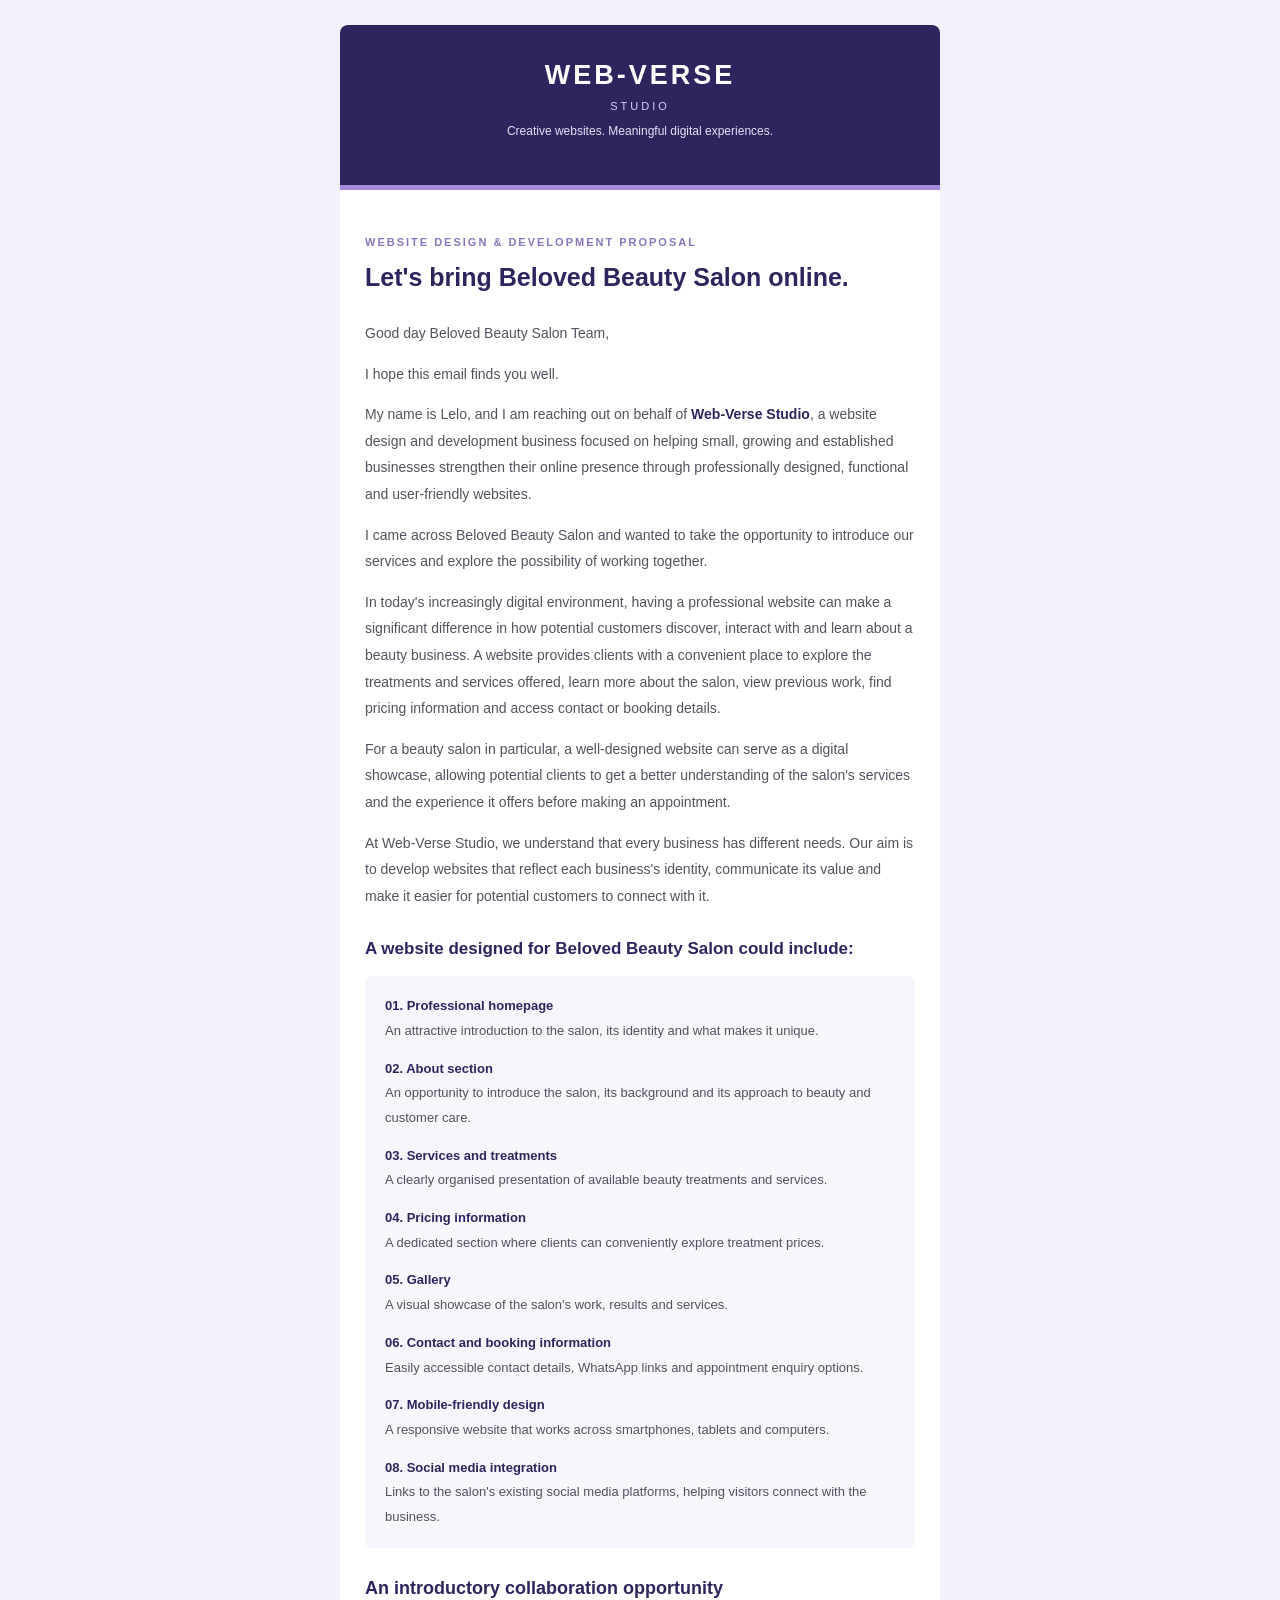
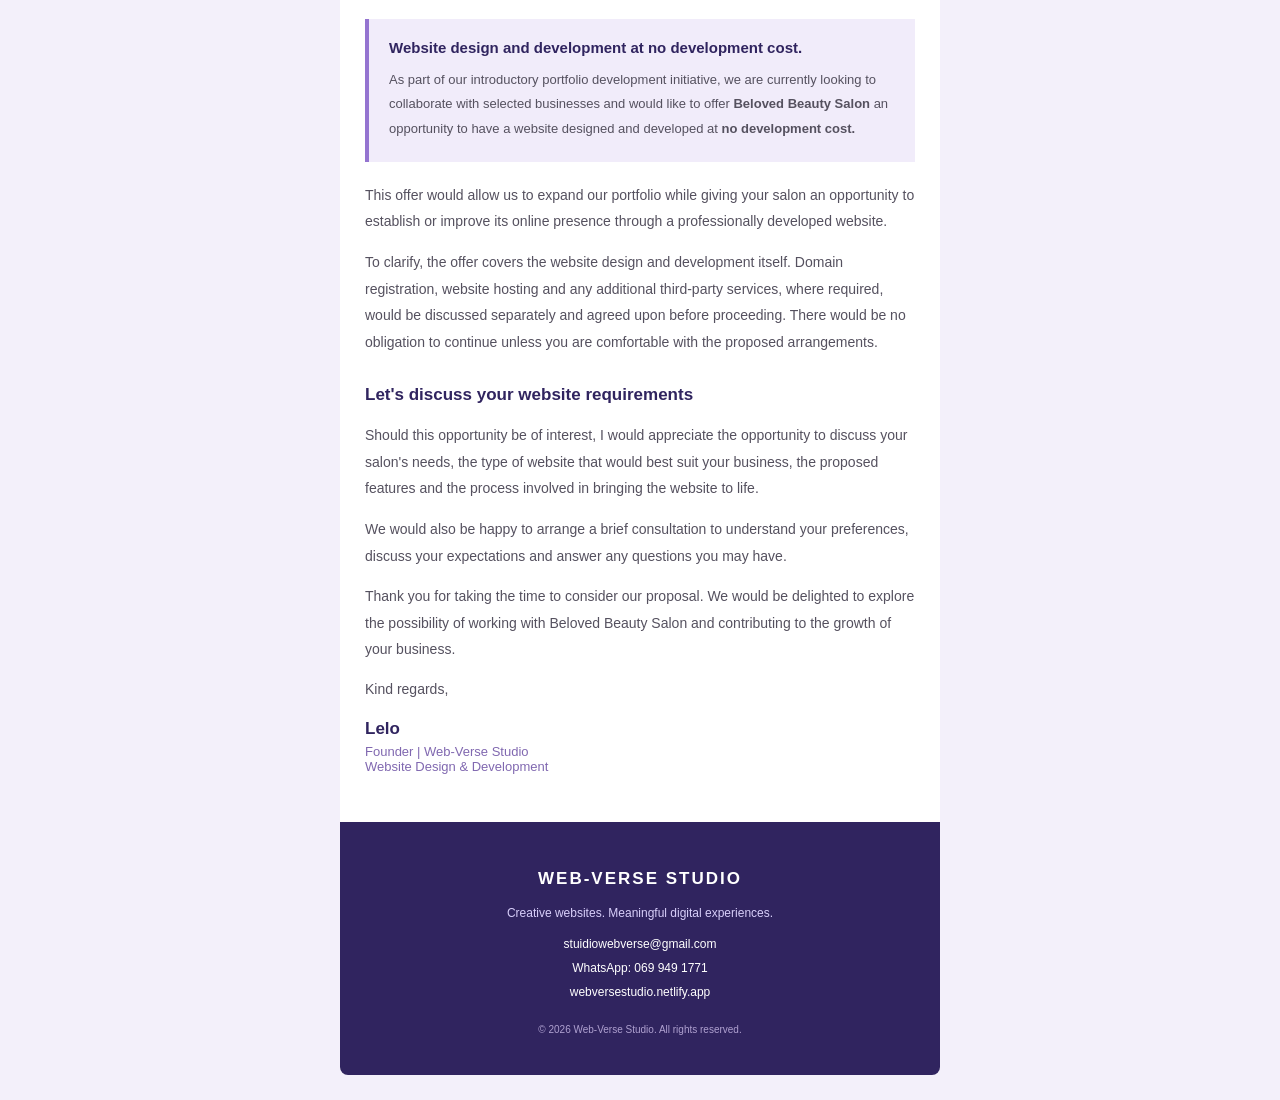
<file: webverse-email.html>
<!DOCTYPE html>
<html lang="en">
<head>
<meta charset="UTF-8">
<meta name="viewport" content="width=device-width, initial-scale=1.0">
<title>Web-Verse Studio | Beloved Beauty Salon Proposal</title>
</head>

<body style="margin:0;padding:0;background-color:#F3F0FA;font-family:Arial,Helvetica,sans-serif;">

<table width="100%" cellpadding="0" cellspacing="0" border="0"
style="background-color:#F3F0FA;padding:25px 10px;">
<tr>
<td align="center">

<table width="600" cellpadding="0" cellspacing="0" border="0"
style="max-width:600px;width:100%;background-color:#FFFFFF;border-radius:8px;overflow:hidden;">

<!-- HEADER -->
<tr>
<td align="center" style="background-color:#30245F;padding:35px 15px;">

<h1 style="color:#FFFFFF;letter-spacing:3px;margin:0;font-size:27px;">
WEB-VERSE
</h1>

<p style="color:#D8CFFA;font-size:11px;letter-spacing:3px;margin:9px 0;">
STUDIO
</p>

<p style="color:#E5DFF7;font-size:12px;">
Creative websites. Meaningful digital experiences.
</p>

</td>
</tr>

<tr>
<td style="height:5px;background-color:#A58ADD;font-size:0;">
&nbsp;
</td>
</tr>

<!-- MAIN CONTENT -->
<tr>
<td style="padding:35px 25px;">

<p style="color:#8A76B8;font-size:11px;letter-spacing:2px;font-weight:bold;">
WEBSITE DESIGN & DEVELOPMENT PROPOSAL
</p>

<h2 style="color:#30245F;font-size:25px;line-height:1.4;margin:12px 0 25px;">
Let's bring Beloved Beauty Salon online.
</h2>

<p style="color:#55515F;font-size:14px;line-height:1.9;">
Good day Beloved Beauty Salon Team,
</p>

<p style="color:#55515F;font-size:14px;line-height:1.9;">
I hope this email finds you well.
</p>

<p style="color:#55515F;font-size:14px;line-height:1.9;">
My name is Lelo, and I am reaching out on behalf of
<strong style="color:#30245F;">Web-Verse Studio</strong>,
a website design and development business focused on helping
small, growing and established businesses strengthen their
online presence through professionally designed, functional
and user-friendly websites.
</p>

<p style="color:#55515F;font-size:14px;line-height:1.9;">
I came across Beloved Beauty Salon and wanted to take the
opportunity to introduce our services and explore the
possibility of working together.
</p>

<p style="color:#55515F;font-size:14px;line-height:1.9;">
In today's increasingly digital environment, having a
professional website can make a significant difference in
how potential customers discover, interact with and learn
about a beauty business. A website provides clients with a
convenient place to explore the treatments and services
offered, learn more about the salon, view previous work,
find pricing information and access contact or booking details.
</p>

<p style="color:#55515F;font-size:14px;line-height:1.9;">
For a beauty salon in particular, a well-designed website
can serve as a digital showcase, allowing potential clients
to get a better understanding of the salon's services and
the experience it offers before making an appointment.
</p>

<p style="color:#55515F;font-size:14px;line-height:1.9;">
At Web-Verse Studio, we understand that every business
has different needs. Our aim is to develop websites that
reflect each business's identity, communicate its value
and make it easier for potential customers to connect with it.
</p>

<!-- SERVICES SECTION -->
<h3 style="color:#30245F;font-size:17px;margin-top:30px;">
A website designed for Beloved Beauty Salon could include:
</h3>

<table width="100%" cellpadding="0" cellspacing="0" border="0"
style="background-color:#F8F5FD;border-radius:6px;">

<tr><td style="padding:18px 20px;">

<p style="color:#55515F;font-size:13px;line-height:1.9;margin:0;">
<strong style="color:#30245F;">01. Professional homepage</strong><br>
An attractive introduction to the salon, its identity and what makes it unique.
</p>

<p style="color:#55515F;font-size:13px;line-height:1.9;">
<strong style="color:#30245F;">02. About section</strong><br>
An opportunity to introduce the salon, its background and its approach to beauty and customer care.
</p>

<p style="color:#55515F;font-size:13px;line-height:1.9;">
<strong style="color:#30245F;">03. Services and treatments</strong><br>
A clearly organised presentation of available beauty treatments and services.
</p>

<p style="color:#55515F;font-size:13px;line-height:1.9;">
<strong style="color:#30245F;">04. Pricing information</strong><br>
A dedicated section where clients can conveniently explore treatment prices.
</p>

<p style="color:#55515F;font-size:13px;line-height:1.9;">
<strong style="color:#30245F;">05. Gallery</strong><br>
A visual showcase of the salon's work, results and services.
</p>

<p style="color:#55515F;font-size:13px;line-height:1.9;">
<strong style="color:#30245F;">06. Contact and booking information</strong><br>
Easily accessible contact details, WhatsApp links and appointment enquiry options.
</p>

<p style="color:#55515F;font-size:13px;line-height:1.9;">
<strong style="color:#30245F;">07. Mobile-friendly design</strong><br>
A responsive website that works across smartphones, tablets and computers.
</p>

<p style="color:#55515F;font-size:13px;line-height:1.9;margin-bottom:0;">
<strong style="color:#30245F;">08. Social media integration</strong><br>
Links to the salon's existing social media platforms, helping visitors connect with the business.
</p>

</td></tr>
</table>

<!-- INTRODUCTORY OFFER -->
<h3 style="color:#30245F;font-size:18px;margin-top:30px;">
An introductory collaboration opportunity
</h3>

<table width="100%" cellpadding="0" cellspacing="0" border="0"
style="background-color:#F1ECFA;border-left:4px solid #9474D0;margin:20px 0;">

<tr>
<td style="padding:20px;">

<p style="color:#30245F;font-size:15px;font-weight:bold;margin:0 0 12px;">
Website design and development at no development cost.
</p>

<p style="color:#55515F;font-size:13px;line-height:1.9;margin:0;">
As part of our introductory portfolio development initiative,
we are currently looking to collaborate with selected businesses
and would like to offer <strong>Beloved Beauty Salon</strong>
an opportunity to have a website designed and developed
at <strong>no development cost.</strong>
</p>

</td>
</tr>
</table>

<p style="color:#55515F;font-size:14px;line-height:1.9;">
This offer would allow us to expand our portfolio while giving
your salon an opportunity to establish or improve its online
presence through a professionally developed website.
</p>

<p style="color:#55515F;font-size:14px;line-height:1.9;">
To clarify, the offer covers the website design and development
itself. Domain registration, website hosting and any additional
third-party services, where required, would be discussed separately
and agreed upon before proceeding. There would be no obligation
to continue unless you are comfortable with the proposed arrangements.
</p>

<!-- NEXT STEPS -->
<h3 style="color:#30245F;font-size:17px;margin-top:30px;">
Let's discuss your website requirements
</h3>

<p style="color:#55515F;font-size:14px;line-height:1.9;">
Should this opportunity be of interest, I would appreciate
the opportunity to discuss your salon's needs, the type of
website that would best suit your business, the proposed
features and the process involved in bringing the website to life.
</p>

<p style="color:#55515F;font-size:14px;line-height:1.9;">
We would also be happy to arrange a brief consultation
to understand your preferences, discuss your expectations
and answer any questions you may have.
</p>

<p style="color:#55515F;font-size:14px;line-height:1.9;">
Thank you for taking the time to consider our proposal.
We would be delighted to explore the possibility of working
with Beloved Beauty Salon and contributing to the growth
of your business.
</p>

<p style="color:#55515F;font-size:14px;line-height:1.8;">
Kind regards,
</p>

<p style="color:#30245F;font-size:17px;font-weight:bold;margin-bottom:5px;">
Lelo
</p>

<p style="color:#8068B0;font-size:13px;margin-top:0;">
Founder | Web-Verse Studio<br>
Website Design & Development
</p>

</td>
</tr>

<!-- FOOTER -->
<tr>
<td align="center" style="background-color:#30245F;padding:30px 15px;">

<p style="color:#FFFFFF;font-size:17px;font-weight:bold;letter-spacing:2px;">
WEB-VERSE STUDIO
</p>

<p style="color:#D8CFFA;font-size:12px;">
Creative websites. Meaningful digital experiences.
</p>

<p style="font-size:12px;line-height:2;">

<a href="mailto:stuidiowebverse@gmail.com"
style="color:#FFFFFF;text-decoration:none;">
stuidiowebverse@gmail.com
</a>
<br>

<a href="https://wa.me/27699491771"
style="color:#FFFFFF;text-decoration:none;">
WhatsApp: 069 949 1771
</a>
<br>

<a href="https://webversestudio.netlify.app"
style="color:#FFFFFF;text-decoration:none;">
webversestudio.netlify.app
</a>

</p>

<p style="color:#AFA1D0;font-size:10px;margin-top:20px;">
© 2026 Web-Verse Studio. All rights reserved.
</p>

</td>
</tr>

</table>

</td>
</tr>
</table>

</body>
</html>
</file>
<file: style.css>
* {
  margin:0;
  padding:0;
  box-sizing: border-box;
}

html {
  scroll-behavior: smooth;
}

body{
  font-family: Arial, Helvetica, sans-serif;
  background-color: #FAF9F6;
  color: #252525;
  line-height: 1.6;
  padding-top: 75px;
}


header{
  
  width: 100%;
  padding: 10px;
  border-bottom: 1px solid #EAE7E1;
  background-color: #f1d9f0;
  position: fixed;
  top: 0;
  left: 0;
  z-index: 1000;
}

.logo{
  font-family: 'Times New Roman', Times, serif;
  font-size: 50px;
  font-weight: bold;
  letter-spacing: 20px;
  color: #252525;
  
  

  

}

.nav_links{
  display: flex;
  gap: 30px;
  list-style: none;
  
}

.nav_links a{
  text-decoration: none;
  color: #555;
  font-size: 14px;
  transition: color 0.3s ease;
  padding-left: 185px;
}

.nav_links a:hover{
  color: #8B79B8;
}

.nav-button{
  text-decoration: none;
  background-color: #29252F;
  color: white;
  padding: 11px 23px;
  border-radius: 4px;
  font-size: 13px;
  transition: background-color 0.3s ease;
}

.nav-button:hover{
  background-color: #806ca8;
  box-shadow: 0 12px 30px #252525;

}


/* NAVBAR LAYOUT */

.navbar {
  display: flex;
  align-items: center;
  justify-content: space-between;
  width: 100%;
}

.menu-toggle {
  display: none;
  background: none;
  border: none;
  cursor: pointer;
}

.menu-toggle span {
  display: block;
  width: 25px;
  height: 2px;
  background-color: #29252F;
  margin: 6px 0;
  border-radius: 2px;
}

/* MOBILE HEADER */

@media (max-width: 768px) {

  header {
    padding: 15px 20px;
  }

  .logo {
    font-size: 22px;
    letter-spacing: 3px;
  }

  .menu-toggle {
    display: block;
  }

  .nav_links {
    display: none;
    position: absolute;
    top: 100%;
    left: 0;
    width: 100%;
    flex-direction: column;
    gap: 0;
    padding: 10px 20px;
    background-color: #f1d9f0;
    border-top: 1px solid #EAE7E1;
  }

  .nav_links.active {
    display: flex;
  }

  .nav_links li {
    width: 100%;
  }

  .nav_links a {
    display: block;
    padding: 15px 0;
    padding-left: 0;
  }

  .nav-button {
    padding: 9px 13px;
    font-size: 12px;
  }
}

.hero{
  background-image: url("webverse/light_purple_tech.jpeg");
  background-size: cover;
  background-position: center;
  background-repeat: no-repeat;
  min-height : 620px;
  padding: 120px 12%;
  display:flex;
  flex-direction: column;
  align-items: flex-start;
  justify-content: center;
  
  
}

.eyebrow{
  color: black;
  font-size: 12px;
  letter-spacing: 3px;
  font-weight: bold;
  margin-bottom: 25px;
}

.hero h1{
  font-size: clamp(42px,6vw,76px);
  max-width: 850px;
  font-weight: 600;
  letter-spacing: -2px;

}

.hero h1 span{
  color: #8975b2;
}

.hero-description{
  max-width: 480px;
  color: black;
  margin: 25px 0 35px;
  font-size: 16px;
}

.primary-button{
  display: inline-block;
  text-decoration: none;
  background-color: #8975b2;
  color: black;
  padding: 15px 28px ;
  border-radius: 4px;
  font-size: 14px;
  transition: all 0.3s ease;
}

.about-wvs{
  display: grid;
  grid-template-columns: 1fr 1fr;
  gap: 50px;
}

.about{
  padding: 100px 12%;
  background-color: #ddd3f0;
  margin-top: 20px;
  transition: transform 0.3s ease;
}

.about:hover{
  transform: translateY(-8px);
}

.about h2,.services h2,.work h2{
  font-size: 36px;
  margin-bottom: 25px;
}

.about p {
  max-width: 750px;
  font-size: 17px;
  color: #666;
  margin-bottom: 20px;
  line-height: 1.9;
}


.services{
  padding: 100px 12%;
  margin-bottom: 10px;
  background-image: url("webverse/light_purple_tech2.jpeg");
  background-size: cover;
  background-position: center;
  background-repeat: no-repeat;
  
}

.services-list{
  display: grid;
  grid-template-columns: repeat(2,1fr);
  gap: 25px;
  margin-top: 40px;
}

.services-card{
  background-color: #e1caee;
  padding: 40px 30px;
  border: 1px solid #EAE7E1;
  border-radius: 8px;
  transition: transform 0.3s ease;
  box-shadow: 0 5px 5px rgba(41,37.47,1.06);
}

.services-card:hover{
  transform: translateY(-8px);
  box-shadow: 0 12px 30px rgba(41,37.47,1.07);
  background-color: #e1d0ef;
}

.services-card h3{
  margin-bottom: 15px;
  font-size: 19px;
  color: #29252F

}

.services-card p{
  color:#666;
  font-size: 14px;
  line-height: 1.8;
}


/* OUR PROCESS SECTION */

.process {
  padding: 100px 12%;
  margin-bottom: 10px;
  background-image: url("webverse/light_purple_tech.jpeg");
  background-size: cover;
  background-position: center;
  background-repeat: no-repeat;
}

.process h2 {
  font-size: 36px;
  margin-bottom: 20px;
  color: #29252F;
}

.process-intro {
  max-width: 650px;
  color: #777;
  font-size: 16px;
  line-height: 1.8;
}

.process-list {
  display: grid;
  grid-template-columns: repeat(2, 1fr);
  gap: 25px;
  margin-top: 45px;
}

.process-card {
  background-color: #E9DCF2;
  padding: 35px;
  border: 1px solid #DED0E9;
  border-radius: 12px;
  transition: all 0.3s ease;
}

.process-card:hover {
  transform: translateY(-8px);
  box-shadow: 0 15px 30px rgba(41, 37, 47, 0.12);
}

.process-card span {
  display: inline-block;
  color: #8975B2;
  font-size: 25px;
  font-weight: bold;
  margin-bottom: 15px;
}

.process-card h3 {
  font-size: 20px;
  color: #29252F;
  margin-bottom: 12px;
}

.process-card p {
  color: #666;
  font-size: 15px;
  line-height: 1.8;
}


/* PRICING & PACKAGES SECTION */

.pricing {
  padding: 100px 12%;
  margin-bottom: 10px;
  background-image: url("webverse/light_purple_tech2.jpeg");
  background-size: cover;
  background-position: center;
  background-repeat: no-repeat;

}


.pricing h2 {
  font-size: 36px;
  color: #30245F;
  margin-bottom: 20px;
}

.pricing-intro {
  max-width: 650px;
  color: black;
  font-size: 16px;
  line-height: 1.8;
}

.pricing-list {
  display: grid;
  grid-template-columns: repeat(3, 1fr);
  gap: 22px;
  margin-top: 45px;
}

.pricing-card {
  background-color: #FFFFFF;
  padding: 30px;
  border: 1px solid #D9CEF7;
  border-radius: 14px;
  display: flex;
  flex-direction: column;
  transition: all 0.3s ease;
}

.pricing-card:hover {
  transform: translateY(-8px);
  box-shadow: 0 15px 30px rgba(48, 36, 95, 0.12);
}

.package-label {
  color: #8975B2;
  font-size: 13px;
  font-weight: bold;
  letter-spacing: 1px;
  margin-bottom: 18px;
}

.pricing-card h3 {
  color: #30245F;
  font-size: 22px;
  margin-bottom: 15px;
}


.pricing-card h4 {
  color: #51406F;
  font-size: 15px;
  margin-bottom: 12px;
}

.pricing-card ul {
  margin-top: 5px;
}

.pricing-card li {
  margin-bottom: 5px;
}

.pricing-card strong {
  color: #51406F;
}


.package-description {
  color: #777;
  font-size: 14px;
  line-height: 1.8;
  margin-bottom: 20px;
}

.pricing-card ul {
  padding-left: 20px;
  margin-bottom: 25px;
  flex-grow: 1;
}

.pricing-card li {
  color: #625B70;
  font-size: 14px;
  line-height: 2;
}

.package-button {
  display: inline-block;
  text-align: center;
  text-decoration: none;
  background: linear-gradient(135deg, #3346A8, #7664D8);
  color: white;
  padding: 13px 18px;
  border-radius: 8px;
  transition: 0.3s ease;
}

.package-button:hover {
  opacity: 0.85;
}

.featured-package {
  border: 2px solid #8975B2;
  background-color: #FDFCFF;
}

.pricing-note {
  margin-top: 35px;
  text-align: center;
  color: #777;
  font-size: 14px;
  line-height: 1.8;
}


.work{
  padding: 100px 12%;
  background-color: #f0edf5;
}

.work>p{
  color:#77717f;
  font-size: 16px;
  margin-bottom: 35px;
}

.project-list{
  display: grid;
  grid-template-columns: repeat(2,1fr);
  gap: 25px;
  margin-top: 30px;
}

.project-list:empty{
  min-height: 120px;
}

@media(max-width:768px){
  .work h2{
    font-size: 28px;
  }


project-list{
  grid-template-columns: 1fr;
}
}


/* CONTACT SECTION */

.contact {
  padding: 100px 12%;
  background-color: #FAF9F6;
}

.contact h2 {
  font-size: 36px;
  color: #30245F;
  margin-bottom: 20px;
}

.contact-intro {
  max-width: 650px;
  color: #777;
  font-size: 16px;
  line-height: 1.8;
}



.contact-info h3 {
  color: #30245F;
  font-size: 24px;
  margin-bottom: 18px;
}

.contact-info > p {
  color: #777;
  font-size: 15px;
  line-height: 1.8;
  margin-bottom: 30px;
}

.contact-detail {
  margin-bottom: 25px;
}

.contact-detail h4 {
  color: #8975B2;
  font-size: 16px;
  margin-bottom: 8px;
}

.contact-detail p {
  color: #625B70;
  font-size: 15px;
}

.contact-form {
  background-color: #FFFFFF;
  padding: 35px;
  border: 1px solid #D9CEF7;
  border-radius: 14px;
  box-shadow: 0 10px 30px rgba(48, 36, 95, 0.06);
  display: flex;
  flex-direction: column;
}

.contact-form label {
  color: #30245F;
  font-size: 14px;
  font-weight: 600;
  margin-bottom: 8px;
}

.contact-form input,
.contact-form select,
.contact-form textarea {
  width: 100%;
  padding: 13px;
  margin-bottom: 20px;
  border: 1px solid #DED6EC;
  border-radius: 7px;
  background-color: #FDFCFF;
  color: #30245F;
  font-family: inherit;
  font-size: 14px;
  outline: none;
}

.contact-form input:focus,
.contact-form select:focus,
.contact-form textarea:focus {
  border-color: #8975B2;
}

.contact-form textarea {
  resize: vertical;
}

.contact-form button {
  padding: 14px;
  border: none;
  border-radius: 8px;
  background: linear-gradient(135deg, #3346A8, #7664D8);
  color: black;
  font-size: 15px;
  font-weight: 600;
  cursor: pointer;
  transition: 0.3s ease;
}

.contact-form button:hover {
  opacity: 0.85;
}


/* CONTACT FORM POPUP */

.open-form-btn {
  margin-top: 20px;
  padding: 14px 28px;
  background: linear-gradient(135deg, #3346A8, #7664D8);
  color: black;
  border: none;
  border-radius: 8px;
  font-size: 15px;
  cursor: pointer;
}

.form-overlay {
  display: none;
  position: fixed;
  inset: 0;
  background: rgba(25, 20, 40, 0.65);
  z-index: 999;
  justify-content: center;
  align-items: center;
  padding: 20px;
}

.form-overlay.active {
  display: flex;
}

.form-popup {
  background: #FAF9FF;
  width: 100%;
  max-width: 550px;
  max-height: 90vh;
  overflow-y: auto;
  padding: 35px;
  border-radius: 16px;
  position: relative;
}

.form-popup h3 {
  color: #30245F;
  margin-bottom: 25px;
  font-size: 23px;
}

.close-form {
  position: absolute;
  top: 12px;
  right: 18px;
  border: none;
  background: none;
  color: #8975B2;
  font-size: 30px;
  cursor: pointer;
}



.contact{
  margin-bottom: 10px;
  background-image: url("webverse/light_purple_tech.jpeg");
  background-size: cover;
  background-position: center;
  background-repeat: no-repeat;
  color: #ffffff;
  text-align: center;
  padding: 100px 12%;
}

.contact h2{
  font-size: 38px;
  margin-bottom: 20px;
}

.contact p{
  color: black;
  font-size: 16px;
  margin-bottom: 30px;
}




/* FOOTER */

.footer {
  background-color: #29243A;
  color: #FFFFFF;
  padding: 65px 12% 25px;
}

.footer-content {
  display: grid;
  grid-template-columns: 1.5fr 1fr 1fr;
  gap: 45px;
}

.footer-brand h3 {
  font-size: 20px;
  letter-spacing: 2px;
  margin-bottom: 15px;
}

.footer-brand p,
.footer-contact p {
  color:black;
  font-size: 14px;
  line-height: 1.8;
}

.footer-links h4,
.footer-contact h4 {
  margin-bottom: 18px;
  font-size: 16px;
}

.footer-links a {
  display: block;
  color: #C9C1D9;
  text-decoration: none;
  font-size: 14px;
  margin-bottom: 12px;
  transition: 0.3s ease;
}

.footer-links a:hover {
  color: #FFFFFF;
}

.footer-bottom {
  border-top: 1px solid #514960;
  margin-top: 45px;
  padding-top: 22px;
  text-align: center;
  color: #C9C1D9;
  font-size: 13px;
}

@media (max-width: 768px) {
  .footer-content {
    grid-template-columns: 1fr;
    gap: 30px;
  }
}


@media(max-width: 768px){
  contact{
    padding: 75px 6%;
  }

  .contact h2{
    font-size: 29px;
  }

  .services-list{
    grid-template-columns: 1fr;
  }
}

footer{
  padding: 25px 6%;
  text-align: center;
  background-color: white;
  color: c9c1d9;
  font-size: 13px;
}


@media(max-width:768px){
  header{
    padding: 20px 5%;
  }

  .nav_links.active{
    display:flex;
  }

  .process-list {
  grid-template-columns: 1fr;
}

.process h2 {
  font-size: 28px;
}


.pricing-list {
  grid-template-columns: 1fr;
}

.pricing h2 {
  font-size: 28px;
}


.contact-container {
  grid-template-columns: 1fr;
  gap: 35px;
}

.contact h2 {
  font-size: 28px;
}

.contact-form {
  padding: 25px;
}


  .menu-toggle {
    display: block;
  }

  .nav_links {
    display: none;
  }



}

.navbar{
  flex-wrap: wrap;
  gap: 20px;
}

.nav_links{
  gap: 15px;
  flex-wrap: wrap;
}



.services-list {
  display: grid;
  grid-template-columns: 1fr 1fr;
  gap: 25px;
}

.services {
  width: 100%;
}

.services-card {
  min-width: 0;
}


/* FAQ SECTION */
.faq {
  padding: 100px 12%;
  margin-bottom: 10px;
  background-image: url("webverse/light_purple_tech.jpeg");
  background-size: cover;
  background-position: center;
  background-repeat: no-repeat;
  
  text-align: center;
}

.faq h2 {
  font-size: 36px;
  color: #29252F;
  margin-bottom: 15px;
}

.faq-intro {
  color: #77717F;
  max-width: 600px;
  margin: 0 auto 45px;
  line-height: 1.7;
}

.faq-list {
  max-width: 850px;
  margin: 0 auto;
  text-align: left;
}

.faq-item {
  background: white;
  padding: 25px 30px;
  margin-bottom: 15px;
  border: 1px solid #E6DDF2;
  border-radius: 12px;
}

.faq-item h3 {
  color: #51406F;
  font-size: 18px;
  margin-bottom: 10px;
}

.faq-item p {
  color: #77717F;
  line-height: 1.7;
  margin: 0;
}

/* FAQ MOBILE RESPONSIVENESS */
@media (max-width: 768px) {
  .faq {
    padding: 70px 6%;
  }

  .faq h2 {
    font-size: 28px;
  }

  .faq-item {
    padding: 20px;
  }
}


/* FORM SUCCESS MESSAGE */
.form-success {
  background: #F0EBFA;
  color: #51406F;
  padding: 20px;
  margin-top: 20px;
  border: 1px solid #D9CEF7;
  border-radius: 12px;
  text-align: center;
  line-height: 1.7;
  font-weight: 500;
}

/* FOOTER */

.footer {
  background: #30245F;
  color: black;
  padding: 40px 8% 20px;
  
}

.footer-content {
  display: grid;
  grid-template-columns:  1fr 1fr;
  gap: 10px;
  max-width: 1200px;
  margin: auto;
}

.footer-brand h3 {
  font-size: 22px;
  margin-bottom: 15px;
  letter-spacing: 2px;
}

.footer-brand p,
.footer-contact p {
  color: black;
  line-height: 1.8;
}

.footer-links h4,
.footer-contact h4 {
  margin-bottom: 18px;
  font-size: 17px;
}

.footer-links a,
.footer-contact a {
  display: block;
  color: black;
  text-decoration: none;
  margin-bottom: 12px;
  transition: 0.3s;
}

.footer-links a:hover,
.footer-contact a:hover {
  color: #FFFFFF;
  padding-left: 5px;
}

.footer-bottom {
  border-top: 1px solid rgba(255,255,255,0.2);
  margin-top: 45px;
  padding-top: 20px;
  text-align: center;
  color: #D9CEF7;
  font-size: 14px;
}

.form-success {
  position: fixed;
  top: 25px;
  left: 50%;
  transform: translateX(-50%);
  z-index: 9999;

  width: min(90%, 420px);
  padding: 18px 24px;

  background: #E9E2FF;
  color: #30245F;

  border: 1px solid #C9B9F5;
  border-radius: 12px;

  text-align: center;
  font-weight: 600;

  box-shadow: 0 8px 25px rgba(48, 36, 95, 0.15);
}
</file>
